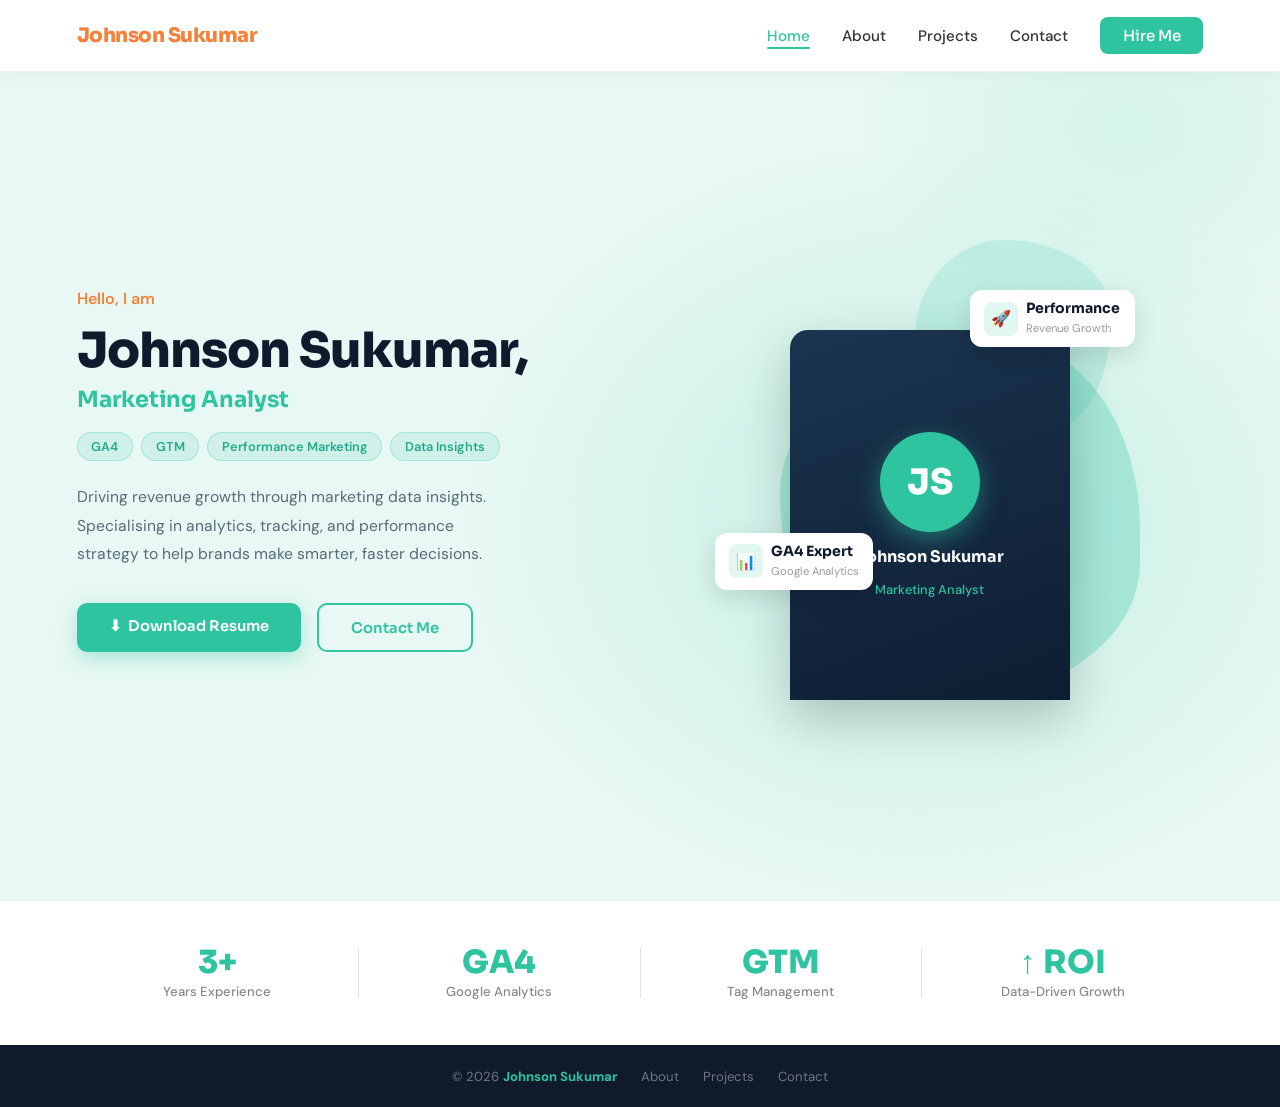
<file: index.html>
<!DOCTYPE html>
<html lang="en">
<head>
  <meta charset="UTF-8" />
  <meta name="viewport" content="width=device-width, initial-scale=1.0"/>
  <title>Johnson Sukumar – Marketing Analyst</title>
  <link href="https://fonts.googleapis.com/css2?family=Sora:wght@400;600;700;800&family=DM+Sans:wght@400;500&display=swap" rel="stylesheet"/>
  <link rel="stylesheet" href="style.css"/>
  <!-- Google Tag Manager -->
<script>(function(w,d,s,l,i){w[l]=w[l]||[];w[l].push({'gtm.start':
new Date().getTime(),event:'gtm.js'});var f=d.getElementsByTagName(s)[0],
j=d.createElement(s),dl=l!='dataLayer'?'&l='+l:'';j.async=true;j.src=
'https://www.googletagmanager.com/gtm.js?id='+i+dl;f.parentNode.insertBefore(j,f);
})(window,document,'script','dataLayer','GTM-5BQ867PH');</script>
<!-- End Google Tag Manager -->
</head>
<body>
  <!-- Google Tag Manager (noscript) -->
<noscript><iframe src="https://www.googletagmanager.com/ns.html?id=GTM-5BQ867PH"
height="0" width="0" style="display:none;visibility:hidden"></iframe></noscript>
<!-- End Google Tag Manager (noscript) -->

<!-- ═══════════════════════════════════════════════════════
     NAVBAR — Copy this exact block into EVERY HTML page.
     On each page, add class="active" to the matching link.
  ═══════════════════════════════════════════════════════ -->
<nav>
  <a href="index.html" class="logo">Johnson Sukumar</a>
  <ul class="nav-links">
    <li><a href="index.html"    class="active">Home</a></li>
    <li><a href="about.html">About</a></li>
    <li><a href="projects.html">Projects</a></li>
    <li><a href="contact.html">Contact</a></li>
    <li><a href="contact.html"  class="btn-hire">Hire Me</a></li>
  </ul>
</nav>

<!-- ── HERO ── -->
<section class="hero">

  <div class="hero-left">
    <span class="hero-tag">Hello, I am</span>
    <h1 class="hero-name">Johnson Sukumar,</h1>
    <p class="hero-role">Marketing Analyst</p>

    <div class="hero-tags">
      <span class="tag-pill">GA4</span>
      <span class="tag-pill">GTM</span>
      <span class="tag-pill">Performance Marketing</span>
      <span class="tag-pill">Data Insights</span>
    </div>

    <p class="hero-desc">
      Driving revenue growth through marketing data insights. Specialising in analytics, tracking, and performance strategy to help brands make smarter, faster decisions.
    </p>

    <div class="hero-btns">
      <a href="#" class="btn-primary">⬇&nbsp; Download Resume</a>
      <a href="contact.html" class="btn-outline">Contact Me</a>
    </div>
  </div>

  <div class="hero-right">
    <div class="photo-wrap">
      <div class="photo-blob1"></div>
      <div class="photo-blob2"></div>
      <!--
        TO ADD YOUR PHOTO replace the div below with:
        <img class="photo-img" src="your-photo.jpg" alt="Johnson Sukumar">
      -->
      <div class="avatar-card">
        <div class="avatar-circle">JS</div>
        <div class="avatar-name">Johnson Sukumar</div>
        <div class="avatar-role-text">Marketing Analyst</div>
      </div>
      <div class="badge left">
        <div class="badge-icon">📊</div>
        <div class="badge-text"><strong>GA4 Expert</strong><span>Google Analytics</span></div>
      </div>
      <div class="badge top">
        <div class="badge-icon">🚀</div>
        <div class="badge-text"><strong>Performance</strong><span>Revenue Growth</span></div>
      </div>
    </div>
  </div>

</section>

<!-- ── STATS ── -->
<div class="stats-row">
  <div class="stat-item"><div class="stat-num">3+</div><div class="stat-label">Years Experience</div></div>
  <div class="divider"></div>
  <div class="stat-item"><div class="stat-num">GA4</div><div class="stat-label">Google Analytics</div></div>
  <div class="divider"></div>
  <div class="stat-item"><div class="stat-num">GTM</div><div class="stat-label">Tag Management</div></div>
  <div class="divider"></div>
  <div class="stat-item"><div class="stat-num">↑ ROI</div><div class="stat-label">Data-Driven Growth</div></div>
</div>

<!-- ── FOOTER ── -->
<footer>
  <span>&copy; 2026 <strong>Johnson Sukumar</strong></span>
  <a href="about.html">About</a>
  <a href="projects.html">Projects</a>
  <a href="contact.html">Contact</a>
</footer>

</body>
</html>
</file>
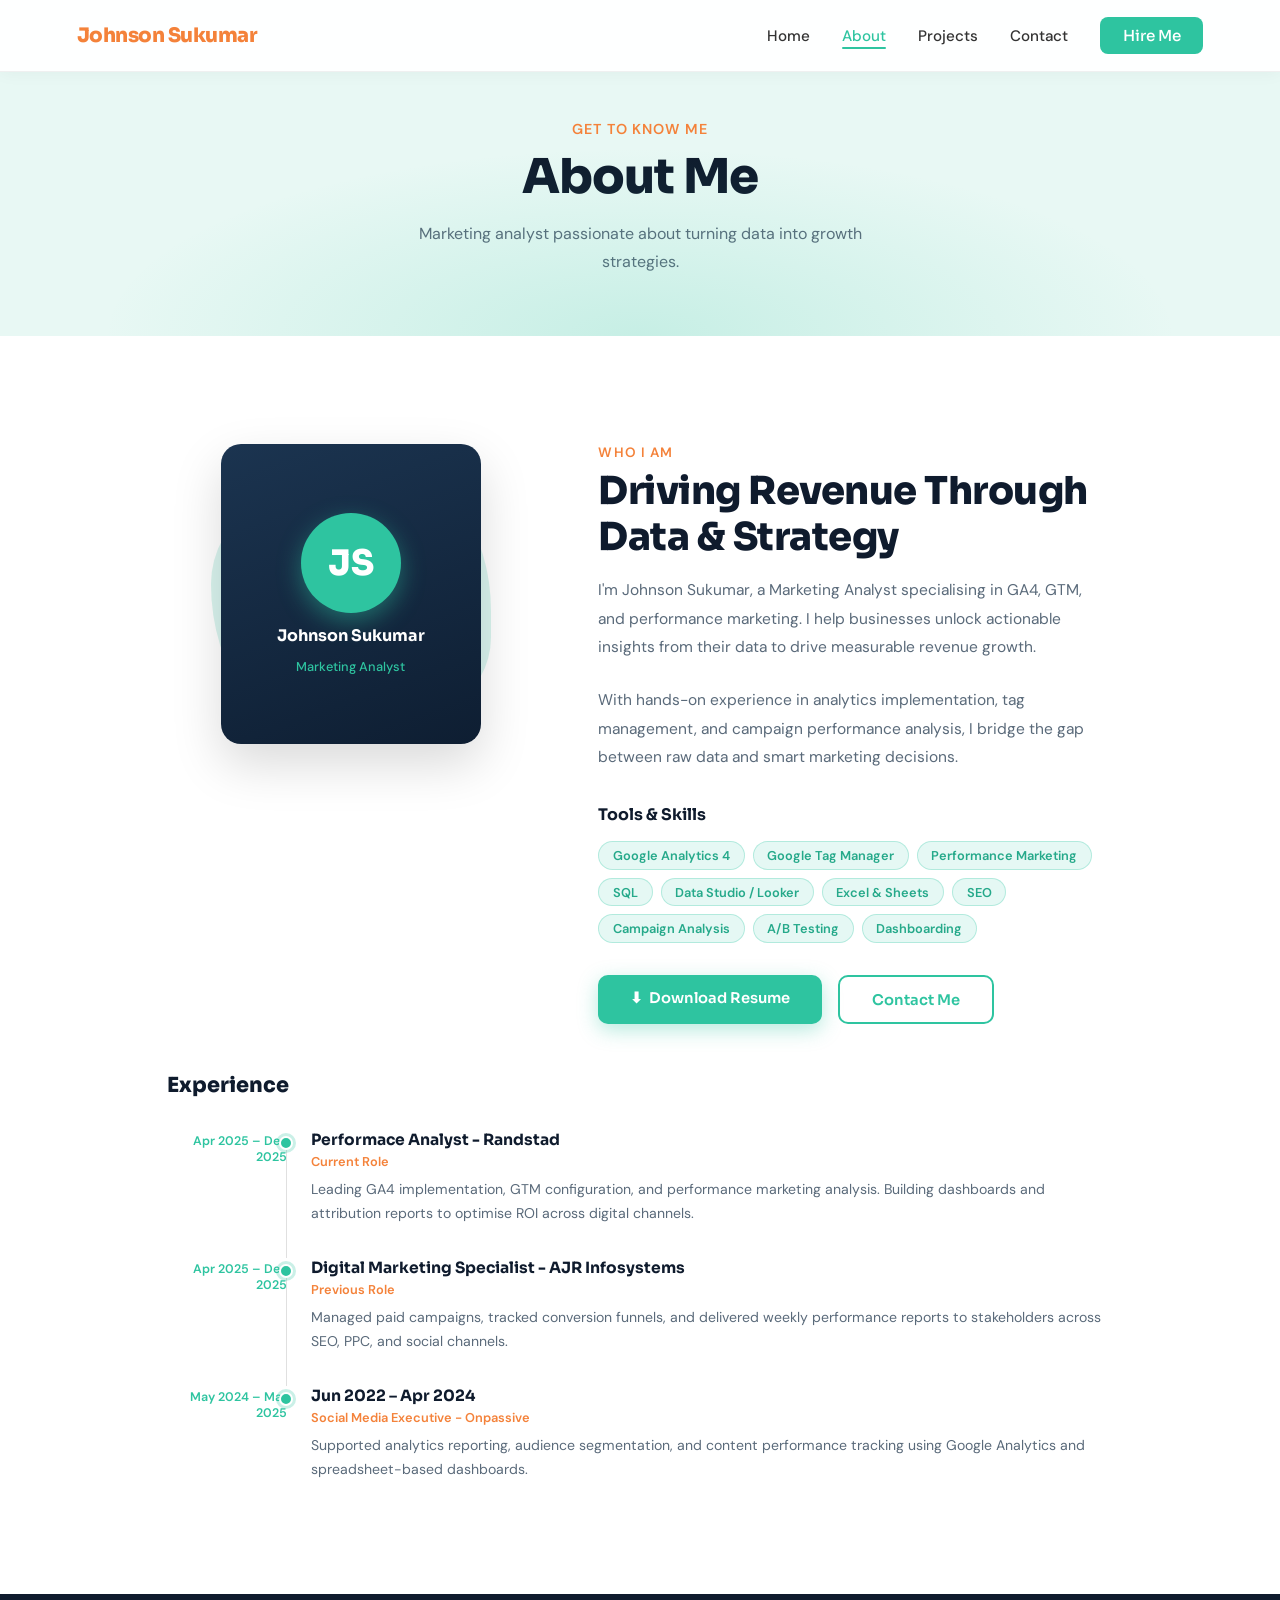
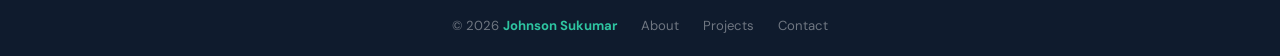
<file: about.html>
<!DOCTYPE html>
<html lang="en">
<head>
  <meta charset="UTF-8" />
  <meta name="viewport" content="width=device-width, initial-scale=1.0"/>
  <title>Johnson Sukumar – About</title>
  <link href="https://fonts.googleapis.com/css2?family=Sora:wght@400;600;700;800&family=DM+Sans:wght@400;500&display=swap" rel="stylesheet"/>
  <link rel="stylesheet" href="style.css"/>
  <style>
    /* ── ABOUT PAGE SPECIFIC STYLES ── */
    .about-section {
      padding: 60px 6% 80px;
      max-width: 1100px;
      margin: 0 auto;
    }

    .about-grid {
      display: grid;
      grid-template-columns: 1fr 1.4fr;
      gap: 4rem;
      align-items: start;
      margin-top: 3rem;
    }

    /* Left – avatar card */
    .about-avatar-wrap {
      position: relative;
      display: flex;
      justify-content: center;
    }

    .about-avatar {
      width: 260px; height: 300px;
      background: linear-gradient(160deg, #1b3450 0%, #0e1e32 100%);
      border-radius: 20px;
      display: flex; flex-direction: column;
      align-items: center; justify-content: center; gap: 12px;
      box-shadow: 0 20px 50px rgba(0,0,0,0.15);
      position: relative;
      z-index: 2;
    }

    .about-blob {
      position: absolute;
      width: 280px; height: 280px;
      background: rgba(46,196,160,0.18);
      border-radius: 60% 40% 55% 45% / 45% 55% 40% 60%;
      top: 20px; left: 50%; transform: translateX(-50%);
      animation: morph 8s ease-in-out infinite alternate;
      z-index: 1;
    }

    /* Right – bio content */
    .about-content { }

    .about-content .section-tag  { margin-bottom: 0.4rem; }
    .about-content .section-title { margin-bottom: 1rem; }

    .about-bio {
      color: var(--body);
      font-size: 0.97rem;
      line-height: 1.85;
      margin-bottom: 1.5rem;
    }

    /* Skills grid */
    .skills-title {
      font-family: 'Sora', sans-serif;
      font-weight: 700;
      font-size: 1rem;
      color: var(--dark);
      margin: 2rem 0 1rem;
    }

    .skills-grid {
      display: flex;
      flex-wrap: wrap;
      gap: 0.5rem;
      margin-bottom: 2rem;
    }

    /* Experience timeline */
    .timeline { margin-top: 3rem; }
    .timeline-title {
      font-family: 'Sora', sans-serif;
      font-weight: 700; font-size: 1rem;
      color: var(--dark); margin-bottom: 1.5rem;
    }

    .timeline-item {
      display: grid;
      grid-template-columns: 120px 1fr;
      gap: 1.5rem;
      padding-bottom: 2rem;
      position: relative;
    }

    .timeline-item:not(:last-child)::after {
      content: '';
      position: absolute;
      left: 119px; top: 8px; bottom: 0;
      width: 1px;
      background: #e0e0e0;
    }

    .timeline-date {
      font-size: 0.78rem;
      color: var(--teal);
      font-weight: 600;
      padding-top: 3px;
      text-align: right;
    }

    .timeline-dot {
      position: absolute;
      left: 112px; top: 6px;
      width: 14px; height: 14px;
      background: var(--teal);
      border-radius: 50%;
      border: 2px solid white;
      box-shadow: 0 0 0 3px rgba(46,196,160,0.25);
      z-index: 1;
    }

    .timeline-body h4 {
      font-family: 'Sora', sans-serif;
      font-weight: 700; font-size: 0.97rem;
      color: var(--dark); margin-bottom: 0.2rem;
    }

    .timeline-body span {
      font-size: 0.8rem; color: var(--orange);
      font-weight: 600; display: block; margin-bottom: 0.5rem;
    }

    .timeline-body p {
      font-size: 0.88rem; color: var(--body); line-height: 1.7;
    }

    @media (max-width: 860px) {
      .about-grid { grid-template-columns: 1fr; }
      .about-avatar-wrap { margin-bottom: 1rem; }
      .timeline-item { grid-template-columns: 90px 1fr; }
      .timeline-item::after { left: 89px; }
      .timeline-dot { left: 82px; }
    }
  </style>
  <!-- Google Tag Manager -->
<script>(function(w,d,s,l,i){w[l]=w[l]||[];w[l].push({'gtm.start':
new Date().getTime(),event:'gtm.js'});var f=d.getElementsByTagName(s)[0],
j=d.createElement(s),dl=l!='dataLayer'?'&l='+l:'';j.async=true;j.src=
'https://www.googletagmanager.com/gtm.js?id='+i+dl;f.parentNode.insertBefore(j,f);
})(window,document,'script','dataLayer','GTM-5BQ867PH');</script>
<!-- End Google Tag Manager -->
</head>
<body>
  <!-- Google Tag Manager (noscript) -->
<noscript><iframe src="https://www.googletagmanager.com/ns.html?id=GTM-5BQ867PH"
height="0" width="0" style="display:none;visibility:hidden"></iframe></noscript>
<!-- End Google Tag Manager (noscript) -->

<!-- NAVBAR -->
<nav>
  <a href="index.html" class="logo">Johnson Sukumar</a>
  <ul class="nav-links">
    <li><a href="index.html">Home</a></li>
    <li><a href="about.html" class="active">About</a></li>
    <li><a href="projects.html">Projects</a></li>
    <li><a href="contact.html">Contact</a></li>
    <li><a href="contact.html" class="btn-hire">Hire Me</a></li>
  </ul>
</nav>

<!-- PAGE HEADER -->
<div class="page-header">
  <span class="section-tag">Get to know me</span>
  <h1>About Me</h1>
  <p>Marketing analyst passionate about turning data into growth strategies.</p>
</div>

<!-- ABOUT SECTION -->
<section class="about-section">
  <div class="about-grid">

    <!-- LEFT -->
    <div class="about-avatar-wrap">
      <div class="about-blob"></div>
      <div class="about-avatar">
        <div class="avatar-circle">JS</div>
        <div class="avatar-name">Johnson Sukumar</div>
        <div class="avatar-role-text">Marketing Analyst</div>
      </div>
    </div>

    <!-- RIGHT -->
    <div class="about-content">
      <span class="section-tag">Who I am</span>
      <h2 class="section-title">Driving Revenue Through<br>Data & Strategy</h2>

      <p class="about-bio">
        I'm Johnson Sukumar, a Marketing Analyst specialising in GA4, GTM, and performance marketing. I help businesses unlock actionable insights from their data to drive measurable revenue growth.
      </p>
      <p class="about-bio">
        With hands-on experience in analytics implementation, tag management, and campaign performance analysis, I bridge the gap between raw data and smart marketing decisions.
      </p>

      <p class="skills-title">Tools & Skills</p>
      <div class="skills-grid">
        <span class="tag-pill">Google Analytics 4</span>
        <span class="tag-pill">Google Tag Manager</span>
        <span class="tag-pill">Performance Marketing</span>
        <span class="tag-pill">SQL</span>
        <span class="tag-pill">Data Studio / Looker</span>
        <span class="tag-pill">Excel & Sheets</span>
        <span class="tag-pill">SEO</span>
        <span class="tag-pill">Campaign Analysis</span>
        <span class="tag-pill">A/B Testing</span>
        <span class="tag-pill">Dashboarding</span>
      </div>

      <div style="display:flex; gap:1rem; flex-wrap:wrap;">
        <a href="#" class="btn-primary">⬇&nbsp; Download Resume</a>
        <a href="contact.html" class="btn-outline">Contact Me</a>
      </div>
    </div>
  </div>

  <!-- TIMELINE -->
  <div class="timeline">
    <p class="timeline-title" style="font-size:1.3rem; font-family:'Sora',sans-serif; font-weight:800; color:var(--dark); margin-bottom:2rem;">Experience</p>

    <div class="timeline-item">
      <div class="timeline-date">Apr 2025 – Dec 2025</div>
      <div class="timeline-dot"></div>
      <div class="timeline-body">
        <h4>Performace Analyst - Randstad</h4>
        <span>Current Role</span>
        <p>Leading GA4 implementation, GTM configuration, and performance marketing analysis. Building dashboards and attribution reports to optimise ROI across digital channels.</p>
      </div>
    </div>

    <div class="timeline-item">
      <div class="timeline-date">Apr 2025 – Dec 2025</div>
      <div class="timeline-dot"></div>
      <div class="timeline-body">
        <h4>Digital Marketing Specialist - AJR Infosystems</h4>
        <span>Previous Role</span>
        <p>Managed paid campaigns, tracked conversion funnels, and delivered weekly performance reports to stakeholders across SEO, PPC, and social channels.</p>
      </div>
    </div>

    <div class="timeline-item">
      <div class="timeline-date">May 2024 – Mar 2025</div>
      <div class="timeline-dot"></div>
      <div class="timeline-body">
        <h4>Jun 2022 – Apr 2024</h4>
        <span>Social Media Executive - Onpassive</span>
        <p>Supported analytics reporting, audience segmentation, and content performance tracking using Google Analytics and spreadsheet-based dashboards.</p>
      </div>
    </div>

  </div>
</section>

<!-- FOOTER -->
<footer>
  <span>&copy; 2026 <strong>Johnson Sukumar</strong></span>
  <a href="about.html">About</a>
  <a href="projects.html">Projects</a>
  <a href="contact.html">Contact</a>
</footer>

</body>
</html>
</file>
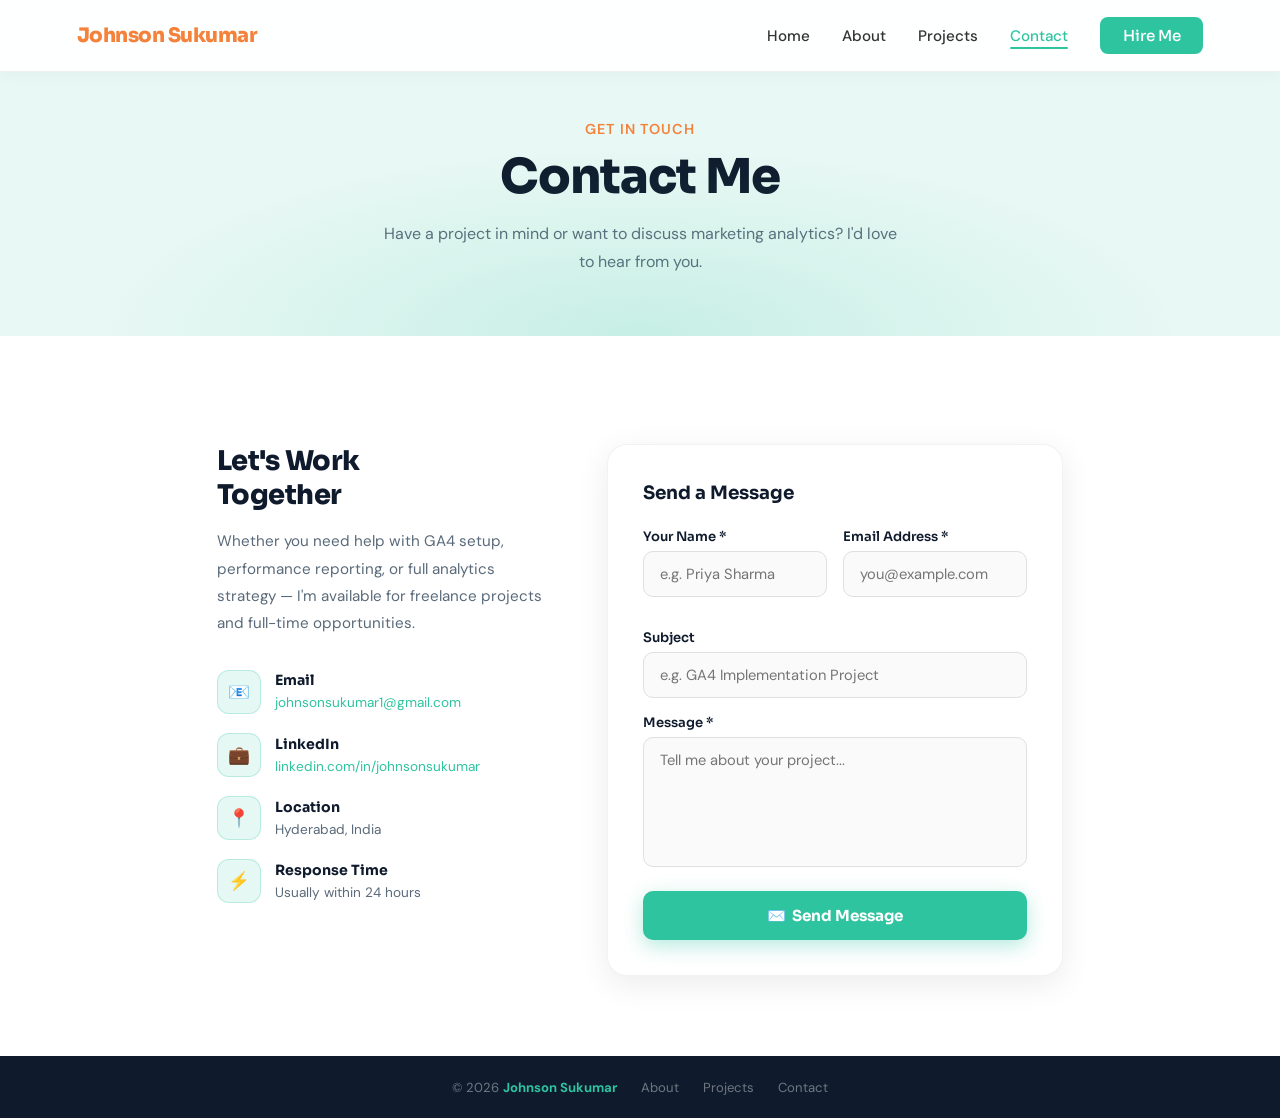
<file: contact.html>
<!DOCTYPE html>
<html lang="en">
<head>
  <meta charset="UTF-8" />
  <meta name="viewport" content="width=device-width, initial-scale=1.0"/>
  <title>Johnson Sukumar – Contact</title>
  <link href="https://fonts.googleapis.com/css2?family=Sora:wght@400;600;700;800&family=DM+Sans:wght@400;500&display=swap" rel="stylesheet"/>
  <link rel="stylesheet" href="style.css"/>
  <style>
    .contact-section {
      padding: 60px 6% 80px;
      max-width: 1000px;
      margin: 0 auto;
    }
    .contact-grid {
      display: grid;
      grid-template-columns: 1fr 1.4fr;
      gap: 4rem;
      align-items: start;
      margin-top: 3rem;
    }
    .contact-info h2 {
      font-family: 'Sora', sans-serif;
      font-weight: 800;
      font-size: 1.7rem;
      color: var(--dark);
      letter-spacing: -0.5px;
      margin-bottom: 1rem;
      line-height: 1.25;
    }
    .contact-info p {
      color: var(--body);
      font-size: 0.95rem;
      line-height: 1.8;
      margin-bottom: 2rem;
    }
    .contact-item {
      display: flex;
      align-items: center;
      gap: 14px;
      margin-bottom: 1.2rem;
    }
    .contact-icon {
      width: 44px; height: 44px;
      border-radius: 12px;
      background: rgba(46,196,160,0.12);
      border: 1px solid rgba(46,196,160,0.25);
      display: flex; align-items: center; justify-content: center;
      font-size: 1.1rem;
      flex-shrink: 0;
    }
    .contact-item-text strong {
      display: block;
      font-family: 'Sora', sans-serif;
      font-weight: 700;
      font-size: 0.88rem;
      color: var(--dark);
      margin-bottom: 2px;
    }
    .contact-item-text span { font-size: 0.85rem; color: var(--body); }
    .contact-item-text a    { font-size: 0.85rem; color: var(--teal); text-decoration: none; }
    .contact-item-text a:hover { text-decoration: underline; }

    .contact-form {
      background: var(--white);
      border-radius: 20px;
      padding: 2.2rem;
      box-shadow: 0 8px 32px rgba(0,0,0,0.08);
      border: 1px solid rgba(0,0,0,0.05);
    }
    .contact-form h3 {
      font-family: 'Sora', sans-serif;
      font-weight: 700;
      font-size: 1.15rem;
      color: var(--dark);
      margin-bottom: 1.5rem;
    }
    .form-row {
      display: grid;
      grid-template-columns: 1fr 1fr;
      gap: 1rem;
      margin-bottom: 1rem;
    }
    .form-group {
      display: flex;
      flex-direction: column;
      gap: 6px;
      margin-bottom: 1rem;
    }
    .form-group label {
      font-size: 0.82rem;
      font-weight: 600;
      color: var(--dark);
      font-family: 'Sora', sans-serif;
    }
    .form-group input,
    .form-group textarea {
      padding: 0.75rem 1rem;
      border: 1.5px solid #e0e0e0;
      border-radius: 10px;
      font-family: 'DM Sans', sans-serif;
      font-size: 0.92rem;
      color: var(--dark);
      background: #fafafa;
      outline: none;
      transition: border-color 0.2s, box-shadow 0.2s;
      resize: none;
      width: 100%;
    }
    .form-group input:focus,
    .form-group textarea:focus {
      border-color: var(--teal);
      box-shadow: 0 0 0 3px rgba(46,196,160,0.15);
      background: var(--white);
    }
    .form-group textarea { height: 130px; }

    .btn-submit {
      width: 100%;
      background: var(--teal);
      color: var(--white);
      font-family: 'Sora', sans-serif;
      font-weight: 700;
      font-size: 0.95rem;
      padding: 0.95rem;
      border: none;
      border-radius: 10px;
      cursor: pointer;
      box-shadow: 0 6px 20px rgba(46,196,160,0.35);
      transition: background 0.2s, transform 0.15s, box-shadow 0.2s;
      margin-top: 0.5rem;
    }
    .btn-submit:hover {
      background: var(--teal-dk);
      transform: translateY(-2px);
      box-shadow: 0 10px 28px rgba(46,196,160,0.42);
    }
    .btn-submit:disabled {
      opacity: 0.7;
      cursor: not-allowed;
      transform: none;
    }

    .form-state {
      display: none;
      text-align: center;
      padding: 2.5rem 1rem;
      border-radius: 14px;
    }
    .form-state.success {
      background: rgba(46,196,160,0.07);
      border: 1px solid rgba(46,196,160,0.28);
    }
    .form-state.error {
      background: rgba(220,60,60,0.06);
      border: 1px solid rgba(220,60,60,0.22);
    }
    .state-icon { font-size: 2.8rem; display: block; margin-bottom: 0.8rem; }
    .form-state h4 {
      font-family: 'Sora', sans-serif;
      font-weight: 700;
      font-size: 1.1rem;
      margin-bottom: 0.4rem;
    }
    .form-state.success h4 { color: var(--teal-dk); }
    .form-state.error   h4 { color: #c04040; }
    .form-state p { font-size: 0.88rem; color: var(--body); margin-bottom: 1rem; line-height: 1.6; }

    .btn-retry {
      background: transparent;
      border: 2px solid var(--teal);
      color: var(--teal);
      font-family: 'Sora', sans-serif;
      font-weight: 600;
      font-size: 0.85rem;
      padding: 0.5rem 1.4rem;
      border-radius: 8px;
      cursor: pointer;
      transition: background 0.2s, color 0.2s;
    }
    .btn-retry:hover { background: var(--teal); color: var(--white); }

    @media (max-width: 860px) {
      .contact-grid { grid-template-columns: 1fr; gap: 2.5rem; }
      .form-row { grid-template-columns: 1fr; }
    }
  </style>
  <!-- Google Tag Manager -->
<script>(function(w,d,s,l,i){w[l]=w[l]||[];w[l].push({'gtm.start':
new Date().getTime(),event:'gtm.js'});var f=d.getElementsByTagName(s)[0],
j=d.createElement(s),dl=l!='dataLayer'?'&l='+l:'';j.async=true;j.src=
'https://www.googletagmanager.com/gtm.js?id='+i+dl;f.parentNode.insertBefore(j,f);
})(window,document,'script','dataLayer','GTM-5BQ867PH');</script>
<!-- End Google Tag Manager -->
</head>
<body>
<!-- Google Tag Manager (noscript) -->
<noscript><iframe src="https://www.googletagmanager.com/ns.html?id=GTM-5BQ867PH"
height="0" width="0" style="display:none;visibility:hidden"></iframe></noscript>
<!-- End Google Tag Manager (noscript) -->
<!-- NAVBAR -->
<nav>
  <a href="index.html" class="logo">Johnson Sukumar</a>
  <ul class="nav-links">
    <li><a href="index.html">Home</a></li>
    <li><a href="about.html">About</a></li>
    <li><a href="projects.html">Projects</a></li>
    <li><a href="contact.html" class="active">Contact</a></li>
    <li><a href="contact.html" class="btn-hire">Hire Me</a></li>
  </ul>
</nav>

<!-- PAGE HEADER -->
<div class="page-header">
  <span class="section-tag">Get In Touch</span>
  <h1>Contact Me</h1>
  <p>Have a project in mind or want to discuss marketing analytics? I'd love to hear from you.</p>
</div>

<!-- CONTACT SECTION -->
<section class="contact-section">
  <div class="contact-grid">

    <!-- LEFT -->
    <div class="contact-info">
      <h2>Let's Work<br>Together</h2>
      <p>Whether you need help with GA4 setup, performance reporting, or full analytics strategy — I'm available for freelance projects and full-time opportunities.</p>

      <div class="contact-item">
        <div class="contact-icon">📧</div>
        <div class="contact-item-text">
          <strong>Email</strong>
          <a href="mailto:johnsonsukumar1@gmail.com">johnsonsukumar1@gmail.com</a>
        </div>
      </div>
      <div class="contact-item">
        <div class="contact-icon">💼</div>
        <div class="contact-item-text">
          <strong>LinkedIn</strong>
          <a href="https://linkedin.com/in/johnsonsukumar" target="_blank">linkedin.com/in/johnsonsukumar</a>
        </div>
      </div>
      <div class="contact-item">
        <div class="contact-icon">📍</div>
        <div class="contact-item-text">
          <strong>Location</strong>
          <span>Hyderabad, India</span>
        </div>
      </div>
      <div class="contact-item">
        <div class="contact-icon">⚡</div>
        <div class="contact-item-text">
          <strong>Response Time</strong>
          <span>Usually within 24 hours</span>
        </div>
      </div>
    </div>

    <!-- RIGHT: Form -->
    <div class="contact-form">
      <h3>Send a Message</h3>

      <!-- FORM -->
      <div id="formFields">
        <div class="form-row">
          <div class="form-group">
            <label for="fname">Your Name *</label>
            <input type="text" id="fname" placeholder="e.g. Priya Sharma" />
          </div>
          <div class="form-group">
            <label for="femail">Email Address *</label>
            <input type="email" id="femail" placeholder="you@example.com" />
          </div>
        </div>
        <div class="form-group">
          <label for="fsubject">Subject</label>
          <input type="text" id="fsubject" placeholder="e.g. GA4 Implementation Project" />
        </div>
        <div class="form-group">
          <label for="fmessage">Message *</label>
          <textarea id="fmessage" placeholder="Tell me about your project..."></textarea>
        </div>
        <button class="btn-submit" id="submitBtn" onclick="submitForm()">
          ✉️ &nbsp;Send Message
        </button>
      </div>

      <!-- SUCCESS -->
      <div class="form-state success" id="successState">
        <span class="state-icon">✅</span>
        <h4>Message Sent!</h4>
        <p>Thanks for reaching out.<br>I'll reply to you within 24 hours.</p>
      </div>

      <!-- ERROR -->
      <div class="form-state error" id="errorState">
        <span class="state-icon">⚠️</span>
        <h4>Something went wrong</h4>
        <p>Please try again or email me directly at<br>
          <a href="mailto:johnsonsukumar1@gmail.com" style="color:var(--teal);font-weight:600;">johnsonsukumar1@gmail.com</a>
        </p>
        <button class="btn-retry" onclick="resetForm()">Try Again</button>
      </div>

    </div>
  </div>
</section>

<!-- FOOTER -->
<footer>
  <span>&copy; 2026 <strong>Johnson Sukumar</strong></span>
  <a href="about.html">About</a>
  <a href="projects.html">Projects</a>
  <a href="contact.html">Contact</a>
</footer>

<script>
  // ── REPLACE THIS WITH YOUR FORMSPREE URL ──────────────────────
  const FORMSPREE_URL = "https://formspree.io/f/mnjlaqvl";
  // e.g. "https://formspree.io/f/xyzabcde"
  // ──────────────────────────────────────────────────────────────

  async function submitForm() {
    const name    = document.getElementById('fname').value.trim();
    const email   = document.getElementById('femail').value.trim();
    const subject = document.getElementById('fsubject').value.trim();
    const message = document.getElementById('fmessage').value.trim();

    if (!name)                      { alert('Please enter your name.');          return; }
    if (!email || !email.includes('@')) { alert('Please enter a valid email.'); return; }
    if (!message)                   { alert('Please enter a message.');          return; }

    const btn = document.getElementById('submitBtn');
    btn.disabled = true;
    btn.innerHTML = '⏳ &nbsp;Sending...';

    try {
      const res = await fetch(FORMSPREE_URL, {
        method:  'POST',
        headers: {
          'Content-Type': 'application/json',
          'Accept':        'application/json'
        },
        body: JSON.stringify({ name, email, subject, message })
      });

      // ✅ KEY FIX: Formspree returns 200 on success — check status code directly
      if (res.status === 200 || res.ok) {
        showSuccess();
      } else {
        // Try to read the error message from Formspree
        const data = await res.json().catch(() => ({}));
        console.error('Formspree error:', data);
        showError();
      }

    } catch (err) {
      // Network error
      console.error('Network error:', err);
      showError();
    }
  }

  function showSuccess() {
    document.getElementById('formFields').style.display   = 'none';
    document.getElementById('successState').style.display = 'block';
    document.getElementById('errorState').style.display   = 'none';
  }

  function showError() {
    document.getElementById('formFields').style.display   = 'none';
    document.getElementById('errorState').style.display   = 'block';
    document.getElementById('successState').style.display = 'none';
  }

  function resetForm() {
    document.getElementById('formFields').style.display   = 'block';
    document.getElementById('errorState').style.display   = 'none';
    document.getElementById('successState').style.display = 'none';
    const btn = document.getElementById('submitBtn');
    btn.disabled = false;
    btn.innerHTML = '✉️ &nbsp;Send Message';
  }
</script>

</body>
</html>
</file>
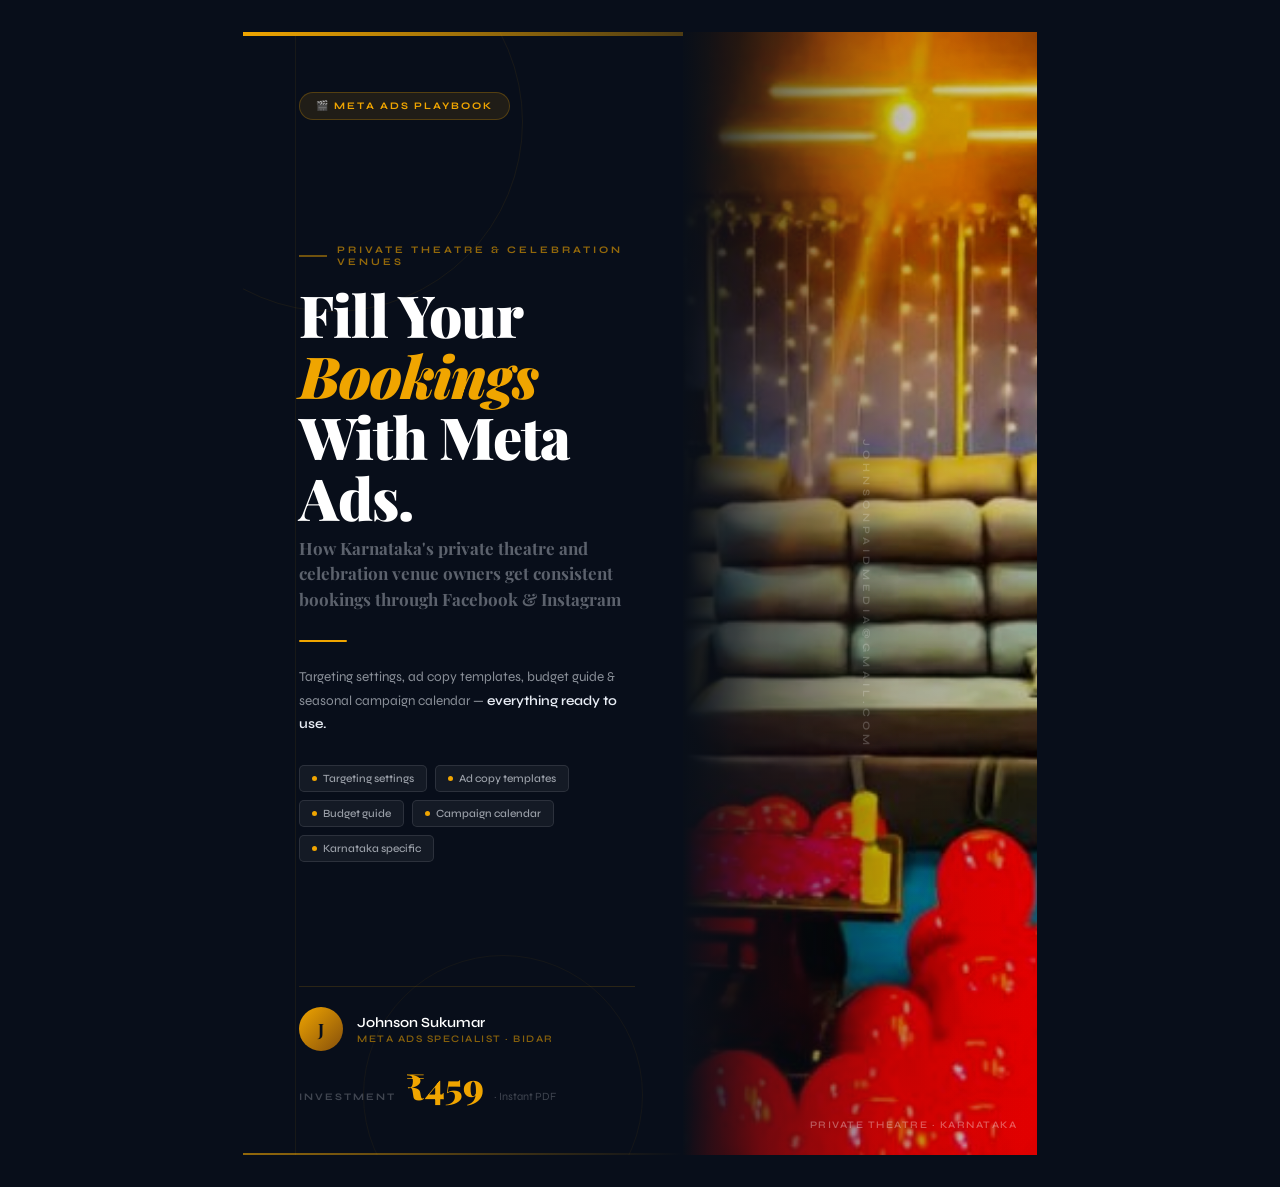
<file: meta-ads-for-private-celebration.html>
<!DOCTYPE html>
<html lang="en">
<head>
<meta charset="UTF-8">
<title>Playbook Cover – Johnson Sukumar</title>
<link href="https://fonts.googleapis.com/css2?family=Playfair+Display:ital,wght@0,700;0,900;1,700&family=Syne:wght@400;500;600;700&display=swap" rel="stylesheet">
<style>
  * { margin:0; padding:0; box-sizing:border-box; }
  body { background:#080e1a; display:flex; align-items:center; justify-content:center; min-height:100vh; padding:32px; }

  .cover {
    width:794px; height:1123px;
    background:#080e1a;
    position:relative; overflow:hidden;
    font-family:'Syne',sans-serif;
    color:#e8edf5;
    flex-shrink:0;
    display:flex;
  }

  /* ── LEFT PANEL ── */
  .left {
    width:440px; flex-shrink:0;
    padding:60px 48px 52px 56px;
    display:flex; flex-direction:column;
    justify-content:space-between;
    position:relative; z-index:2;
  }

  /* ── RIGHT PANEL — IMAGE ── */
  .right {
    flex:1;
    position:relative;
    overflow:hidden;
  }

  .right-img {
    width:100%; height:100%;
    object-fit:cover;
    object-position:center;
    display:block;
    filter:brightness(0.82) saturate(1.1);
  }

  /* Dark overlay on image — left fade so it blends into left panel */
  .right-overlay {
    position:absolute; inset:0;
    background:linear-gradient(
      to right,
      #080e1a 0%,
      rgba(8,14,26,0.55) 22%,
      rgba(8,14,26,0.1) 60%,
      rgba(8,14,26,0) 100%
    );
  }

  /* Gold tint overlay on image */
  .right-tint {
    position:absolute; inset:0;
    background:rgba(240,165,0,0.06);
    mix-blend-mode:overlay;
  }

  /* Image label bottom right */
  .img-caption {
    position:absolute; bottom:24px; right:20px;
    font-size:10px; font-weight:600; letter-spacing:1.5px;
    text-transform:uppercase; color:rgba(255,255,255,0.35);
  }

  /* ── BACKGROUND GEOMETRY on left ── */
  .bg-circle-1 {
    position:absolute; top:-100px; left:-100px;
    width:380px; height:380px; border-radius:50%;
    border:1px solid rgba(240,165,0,0.07);
    pointer-events:none; z-index:1;
  }
  .bg-circle-2 {
    position:absolute; bottom:-80px; left:120px;
    width:280px; height:280px; border-radius:50%;
    border:1px solid rgba(240,165,0,0.05);
    pointer-events:none; z-index:1;
  }
  .bg-vline {
    position:absolute; top:0; bottom:0; left:52px;
    width:0.5px; background:rgba(240,165,0,0.07);
    z-index:1;
  }

  /* ── ACCENT BARS ── */
  .top-bar {
    position:absolute; top:0; left:0; width:440px;
    height:4px; z-index:10;
    background:linear-gradient(90deg, #f0a500 0%, rgba(240,165,0,0.3) 100%);
  }
  .bottom-bar {
    position:absolute; bottom:0; left:0; width:440px;
    height:2px; z-index:10;
    background:linear-gradient(90deg, rgba(240,165,0,0.6) 0%, transparent 100%);
  }

  /* ── TYPE ── */
  .top-badge {
    display:inline-flex; align-items:center; gap:8px;
    background:rgba(240,165,0,0.1);
    border:0.5px solid rgba(240,165,0,0.25);
    border-radius:20px; padding:7px 16px;
    font-size:10px; font-weight:700;
    letter-spacing:2px; text-transform:uppercase;
    color:#f0a500;
  }

  .kicker {
    font-size:10px; font-weight:700; letter-spacing:3px;
    text-transform:uppercase; color:rgba(240,165,0,0.6);
    margin-bottom:16px;
    display:flex; align-items:center; gap:10px;
  }
  .kicker::before {
    content:'';
    display:block; width:28px; height:1.5px;
    background:rgba(240,165,0,0.45); flex-shrink:0;
  }

  .main-title {
    font-family:'Playfair Display',serif;
    font-size:58px; font-weight:900;
    line-height:1.05; color:#fff;
    margin-bottom:8px; letter-spacing:-1px;
  }
  .main-title .gold { color:#f0a500; }
  .main-title .italic { font-style:italic; }

  .sub-title {
    font-family:'Playfair Display',serif;
    font-size:17px; font-weight:700;
    color:rgba(232,237,245,0.38);
    line-height:1.5; margin-bottom:28px;
    max-width:340px;
  }

  .title-divider {
    width:48px; height:2px;
    background:#f0a500; border-radius:2px;
    margin-bottom:24px;
  }

  .promise {
    font-size:13.5px; color:rgba(232,237,245,0.58);
    line-height:1.75; max-width:340px; font-weight:400;
  }
  .promise strong { color:#e8edf5; font-weight:600; }

  /* ── PILLS ── */
  .pill-row {
    display:flex; flex-wrap:wrap; gap:8px;
    margin-top:28px;
  }
  .pill {
    display:inline-flex; align-items:center; gap:6px;
    background:rgba(255,255,255,0.05);
    border:0.5px solid rgba(255,255,255,0.1);
    border-radius:5px; padding:6px 12px;
    font-size:11px; font-weight:500;
    color:rgba(232,237,245,0.65);
  }
  .pill .dot {
    width:5px; height:5px; border-radius:50%;
    background:#f0a500; flex-shrink:0;
  }

  /* ── BOTTOM ── */
  .bottom-row {
    display:flex; flex-direction:column; gap:16px;
    padding-top:20px;
    border-top:0.5px solid rgba(240,165,0,0.15);
  }

  .author-block {
    display:flex; align-items:center; gap:14px;
  }
  .author-avatar {
    width:44px; height:44px; border-radius:50%;
    background:linear-gradient(135deg, #f0a500 0%, #854f0b 100%);
    display:flex; align-items:center; justify-content:center;
    font-family:'Playfair Display',serif;
    font-size:17px; font-weight:700; color:#080e1a;
    flex-shrink:0;
  }
  .author-name { font-size:14px; font-weight:600; color:#fff; margin-bottom:2px; }
  .author-role {
    font-size:10px; font-weight:600;
    letter-spacing:1.5px; text-transform:uppercase;
    color:rgba(240,165,0,0.55);
  }

  .price-row {
    display:flex; align-items:baseline; gap:10px;
  }
  .price-label {
    font-size:10px; font-weight:700; letter-spacing:2px;
    text-transform:uppercase; color:rgba(232,237,245,0.25);
  }
  .price-amount {
    font-family:'Playfair Display',serif;
    font-size:36px; font-weight:900;
    color:#f0a500; line-height:1;
  }
  .price-sub {
    font-size:11px; color:rgba(232,237,245,0.25);
  }

  /* ── VERTICAL LABEL ON RIGHT ── */
  .vert-label {
    position:absolute; right:16px; top:50%;
    transform:translateY(-50%) rotate(90deg);
    transform-origin:center;
    font-size:10px; font-weight:700;
    letter-spacing:4px; text-transform:uppercase;
    color:rgba(255,255,255,0.2);
    white-space:nowrap; z-index:10;
  }
</style>
</head>
<body>
<div class="cover">

  <!-- BG geometry -->
  <div class="bg-circle-1"></div>
  <div class="bg-circle-2"></div>
  <div class="bg-vline"></div>
  <div class="top-bar"></div>
  <div class="bottom-bar"></div>

  <!-- LEFT PANEL -->
  <div class="left">

    <!-- Top -->
    <div>
      <div class="top-badge">🎬 Meta Ads Playbook</div>
    </div>

    <!-- Title -->
    <div>
      <div class="kicker">Private Theatre &amp; Celebration Venues</div>
      <h1 class="main-title">
        Fill Your<br>
        <span class="gold italic">Bookings</span><br>
        With Meta<br>Ads.
      </h1>
      <div class="sub-title">
        How Karnataka's private theatre and celebration venue owners get consistent bookings through Facebook &amp; Instagram
      </div>
      <div class="title-divider"></div>
      <p class="promise">
        Targeting settings, ad copy templates, budget guide &amp; seasonal campaign calendar —
        <strong>everything ready to use.</strong>
      </p>
      <div class="pill-row">
        <div class="pill"><span class="dot"></span>Targeting settings</div>
        <div class="pill"><span class="dot"></span>Ad copy templates</div>
        <div class="pill"><span class="dot"></span>Budget guide</div>
        <div class="pill"><span class="dot"></span>Campaign calendar</div>
        <div class="pill"><span class="dot"></span>Karnataka specific</div>
      </div>
    </div>

    <!-- Bottom -->
    <div class="bottom-row">
      <div class="author-block">
        <div class="author-avatar">J</div>
        <div>
          <div class="author-name">Johnson Sukumar</div>
          <div class="author-role">Meta Ads Specialist · Bidar</div>
        </div>
      </div>
      <div class="price-row">
        <div class="price-label">Investment</div>
        <div class="price-amount">₹459</div>
        <div class="price-sub">· Instant PDF</div>
      </div>
    </div>

  </div>

  <!-- RIGHT PANEL — IMAGE -->
  <div class="right">
    <img
      class="right-img"
      src="[data-uri]"
      alt="Private theatre celebration setup with decorations and lighting"
      
    />
    <div class="right-overlay"></div>
    <div class="right-tint"></div>
    <div class="img-caption">Private Theatre · Karnataka</div>
    <div class="vert-label">johnsonpaidmedia@gmail.com</div>
  </div>

</div>
</body>
</html>
</file>
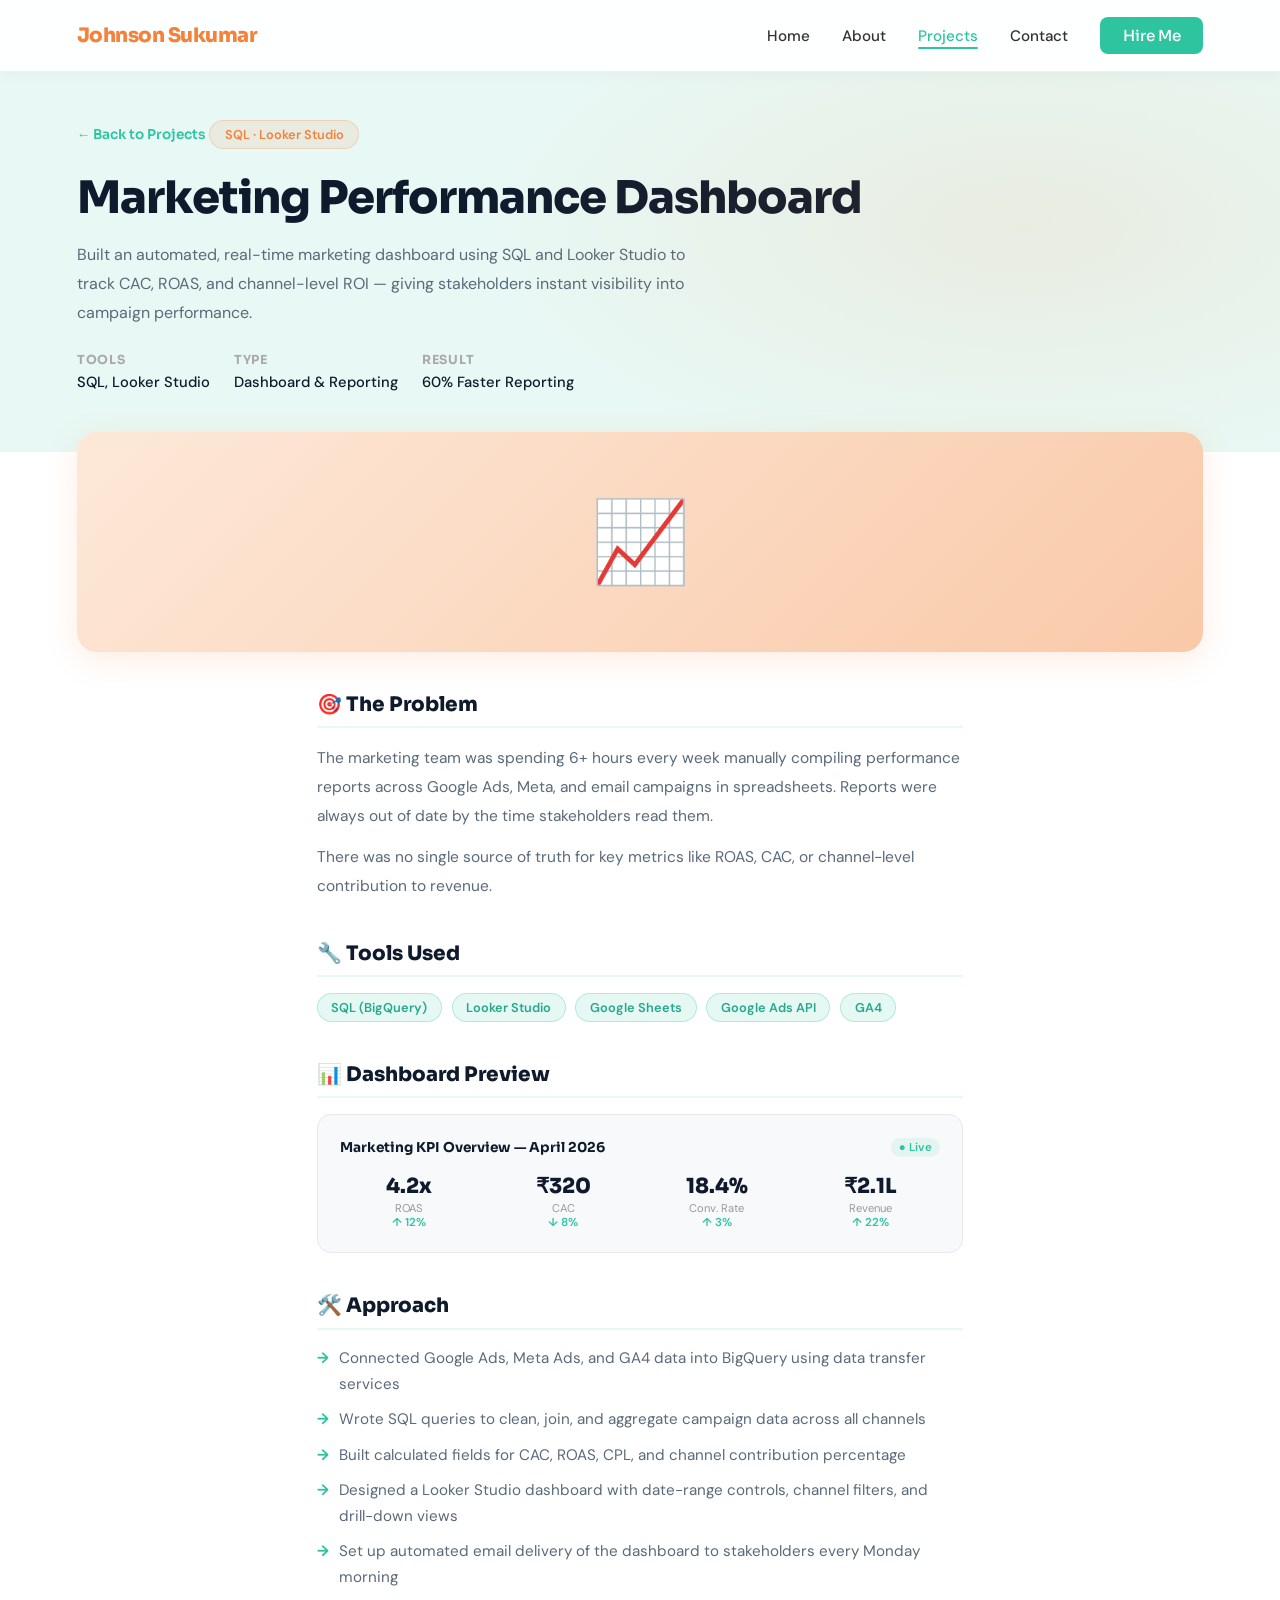
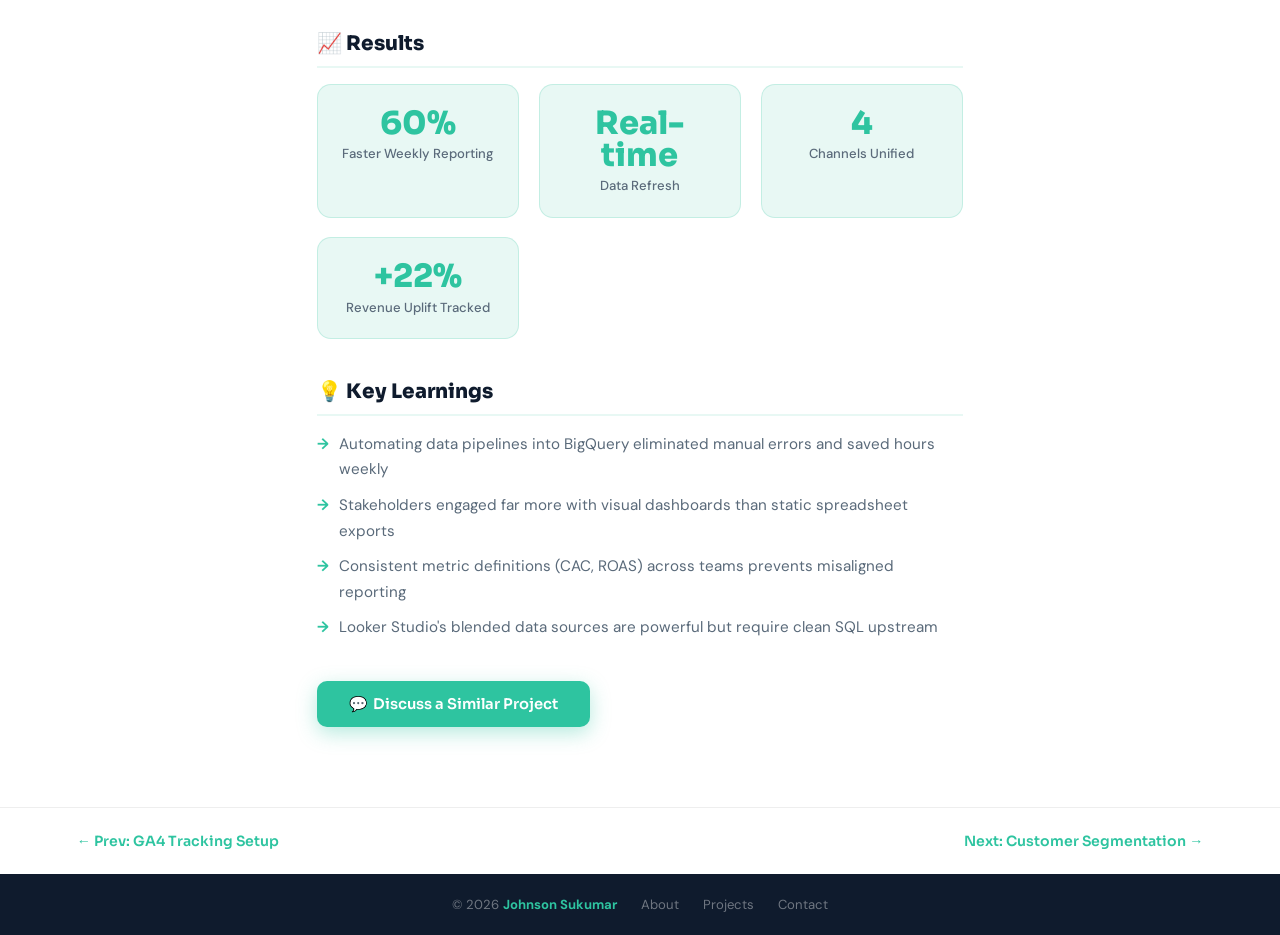
<file: project-dashboard.html>
<!DOCTYPE html>
<html lang="en">
<head>
  <meta charset="UTF-8" />
  <meta name="viewport" content="width=device-width, initial-scale=1.0"/>
  <title>Marketing Performance Dashboard – Johnson Sukumar</title>
  <link href="https://fonts.googleapis.com/css2?family=Sora:wght@400;600;700;800&family=DM+Sans:wght@400;500&display=swap" rel="stylesheet"/>
  <link rel="stylesheet" href="style.css"/>
  <style>
    .project-hero {
      padding: 120px 6% 60px;
      background: var(--bg);
      position: relative;
      overflow: hidden;
    }
    .project-hero::before {
      content: '';
      position: absolute; inset: 0;
      background: radial-gradient(ellipse 60% 80% at 80% 50%, rgba(244,130,58,0.10) 0%, transparent 70%);
      pointer-events: none;
    }
    .back-link {
      display: inline-flex;
      align-items: center;
      gap: 6px;
      font-family: 'Sora', sans-serif;
      font-weight: 600;
      font-size: 0.85rem;
      color: var(--teal);
      text-decoration: none;
      margin-bottom: 1.8rem;
      transition: gap 0.2s;
    }
    .back-link:hover { gap: 10px; }
    .project-hero-inner { max-width: 800px; }
    .project-category {
      display: inline-block;
      background: rgba(244,130,58,0.10);
      color: var(--orange);
      font-size: 0.8rem;
      font-weight: 600;
      padding: 0.3rem 0.9rem;
      border-radius: 999px;
      border: 1px solid rgba(244,130,58,0.25);
      margin-bottom: 1rem;
    }
    .project-hero h1 {
      font-family: 'Sora', sans-serif;
      font-weight: 800;
      font-size: clamp(1.8rem, 4vw, 2.8rem);
      color: var(--dark);
      letter-spacing: -1px;
      line-height: 1.2;
      margin-bottom: 1rem;
    }
    .project-hero p {
      font-size: 1rem;
      color: var(--body);
      line-height: 1.8;
      max-width: 620px;
      margin-bottom: 1.5rem;
    }
    .meta-row { display: flex; flex-wrap: wrap; gap: 1.5rem; }
    .meta-item strong {
      display: block;
      font-family: 'Sora', sans-serif;
      font-weight: 700;
      font-size: 0.78rem;
      color: #aaa;
      text-transform: uppercase;
      letter-spacing: 0.06em;
      margin-bottom: 3px;
    }
    .meta-item span { font-size: 0.92rem; color: var(--dark); font-weight: 500; }

    .project-banner-img {
      background: linear-gradient(135deg, #fde8d8 0%, #f9c9a8 100%);
      height: 220px;
      display: flex;
      align-items: center;
      justify-content: center;
      font-size: 5rem;
      margin: 0 6%;
      border-radius: 20px;
      position: relative;
      top: -20px;
      box-shadow: 0 8px 32px rgba(244,130,58,0.15);
    }

    /* mock dashboard inside banner */
    .dashboard-mock {
      display: flex;
      gap: 10px;
      align-items: flex-end;
      padding: 0 20px;
    }
    .bar {
      width: 30px;
      background: rgba(46,196,160,0.7);
      border-radius: 4px 4px 0 0;
    }
    .bar.orange { background: rgba(244,130,58,0.7); }

    .project-content {
      max-width: 800px;
      margin: 0 auto;
      padding: 20px 6% 80px;
    }
    .content-block { margin-bottom: 2.5rem; }
    .content-block h2 {
      font-family: 'Sora', sans-serif;
      font-weight: 800;
      font-size: 1.25rem;
      color: var(--dark);
      margin-bottom: 1rem;
      padding-bottom: 0.6rem;
      border-bottom: 2px solid var(--bg);
    }
    .content-block p { font-size: 0.97rem; color: var(--body); line-height: 1.85; margin-bottom: 0.8rem; }
    .content-block ul { list-style: none; padding: 0; display: flex; flex-direction: column; gap: 0.6rem; }
    .content-block ul li { font-size: 0.95rem; color: var(--body); line-height: 1.7; padding-left: 1.4rem; position: relative; }
    .content-block ul li::before { content: '→'; position: absolute; left: 0; color: var(--teal); font-weight: 700; }

    .results-grid {
      display: grid;
      grid-template-columns: repeat(auto-fit, minmax(180px, 1fr));
      gap: 1.2rem;
      margin-top: 1rem;
    }
    .result-card {
      background: var(--bg);
      border-radius: 14px;
      padding: 1.4rem;
      text-align: center;
      border: 1px solid rgba(46,196,160,0.2);
    }
    .result-card .result-num { font-family: 'Sora', sans-serif; font-weight: 800; font-size: 2rem; color: var(--teal); line-height: 1; margin-bottom: 0.4rem; }
    .result-card .result-label { font-size: 0.82rem; color: var(--body); font-weight: 500; }

    .tools-row { display: flex; flex-wrap: wrap; gap: 0.6rem; margin-top: 0.5rem; }

    /* dashboard widget preview */
    .widget-preview {
      background: #f8f9fa;
      border: 1px solid #e8e8e8;
      border-radius: 14px;
      padding: 1.4rem;
      margin-top: 1rem;
    }
    .widget-header {
      display: flex;
      justify-content: space-between;
      align-items: center;
      margin-bottom: 1rem;
    }
    .widget-title { font-family: 'Sora', sans-serif; font-weight: 700; font-size: 0.85rem; color: var(--dark); }
    .widget-badge { font-size: 0.72rem; color: var(--teal); font-weight: 600; background: rgba(46,196,160,0.1); padding: 2px 8px; border-radius: 999px; }
    .kpi-row { display: grid; grid-template-columns: repeat(4, 1fr); gap: 1rem; }
    .kpi-box { text-align: center; }
    .kpi-num { font-family: 'Sora', sans-serif; font-weight: 800; font-size: 1.3rem; color: var(--dark); }
    .kpi-label { font-size: 0.7rem; color: #999; margin-top: 2px; }
    .kpi-change { font-size: 0.72rem; color: var(--teal); font-weight: 600; }

    .project-nav {
      display: flex;
      justify-content: space-between;
      padding: 1.5rem 6%;
      border-top: 1px solid #eee;
      background: var(--white);
      gap: 1rem;
      flex-wrap: wrap;
    }
    .project-nav a { font-family: 'Sora', sans-serif; font-weight: 600; font-size: 0.88rem; color: var(--teal); text-decoration: none; }
    .project-nav a:hover { color: var(--teal-dk); }
  </style>
  <!-- Google Tag Manager -->
<script>(function(w,d,s,l,i){w[l]=w[l]||[];w[l].push({'gtm.start':
new Date().getTime(),event:'gtm.js'});var f=d.getElementsByTagName(s)[0],
j=d.createElement(s),dl=l!='dataLayer'?'&l='+l:'';j.async=true;j.src=
'https://www.googletagmanager.com/gtm.js?id='+i+dl;f.parentNode.insertBefore(j,f);
})(window,document,'script','dataLayer','GTM-5BQ867PH');</script>
<!-- End Google Tag Manager -->
</head>
<body>
<!-- Google Tag Manager (noscript) -->
<noscript><iframe src="https://www.googletagmanager.com/ns.html?id=GTM-5BQ867PH"
height="0" width="0" style="display:none;visibility:hidden"></iframe></noscript>
<!-- End Google Tag Manager (noscript) -->
<!-- NAVBAR -->
<nav>
  <a href="index.html" class="logo">Johnson Sukumar</a>
  <ul class="nav-links">
    <li><a href="index.html">Home</a></li>
    <li><a href="about.html">About</a></li>
    <li><a href="projects.html" class="active">Projects</a></li>
    <li><a href="contact.html">Contact</a></li>
    <li><a href="contact.html" class="btn-hire">Hire Me</a></li>
  </ul>
</nav>

<!-- PROJECT HERO -->
<div class="project-hero">
  <div class="project-hero-inner">
    <a href="projects.html" class="back-link">← Back to Projects</a>
    <span class="project-category">SQL · Looker Studio</span>
    <h1>Marketing Performance Dashboard</h1>
    <p>Built an automated, real-time marketing dashboard using SQL and Looker Studio to track CAC, ROAS, and channel-level ROI — giving stakeholders instant visibility into campaign performance.</p>
    <div class="meta-row">
      <div class="meta-item"><strong>Tools</strong><span>SQL, Looker Studio</span></div>
      <div class="meta-item"><strong>Type</strong><span>Dashboard & Reporting</span></div>
      <div class="meta-item"><strong>Result</strong><span>60% Faster Reporting</span></div>
    </div>
  </div>
</div>

<!-- BANNER -->
<div class="project-banner-img">📈</div>

<!-- CONTENT -->
<div class="project-content">

  <div class="content-block">
    <h2>🎯 The Problem</h2>
    <p>The marketing team was spending 6+ hours every week manually compiling performance reports across Google Ads, Meta, and email campaigns in spreadsheets. Reports were always out of date by the time stakeholders read them.</p>
    <p>There was no single source of truth for key metrics like ROAS, CAC, or channel-level contribution to revenue.</p>
  </div>

  <div class="content-block">
    <h2>🔧 Tools Used</h2>
    <div class="tools-row">
      <span class="tag-pill">SQL (BigQuery)</span>
      <span class="tag-pill">Looker Studio</span>
      <span class="tag-pill">Google Sheets</span>
      <span class="tag-pill">Google Ads API</span>
      <span class="tag-pill">GA4</span>
    </div>
  </div>

  <!-- Dashboard preview widget -->
  <div class="content-block">
    <h2>📊 Dashboard Preview</h2>
    <div class="widget-preview">
      <div class="widget-header">
        <span class="widget-title">Marketing KPI Overview — April 2026</span>
        <span class="widget-badge">● Live</span>
      </div>
      <div class="kpi-row">
        <div class="kpi-box">
          <div class="kpi-num">4.2x</div>
          <div class="kpi-label">ROAS</div>
          <div class="kpi-change">↑ 12%</div>
        </div>
        <div class="kpi-box">
          <div class="kpi-num">₹320</div>
          <div class="kpi-label">CAC</div>
          <div class="kpi-change">↓ 8%</div>
        </div>
        <div class="kpi-box">
          <div class="kpi-num">18.4%</div>
          <div class="kpi-label">Conv. Rate</div>
          <div class="kpi-change">↑ 3%</div>
        </div>
        <div class="kpi-box">
          <div class="kpi-num">₹2.1L</div>
          <div class="kpi-label">Revenue</div>
          <div class="kpi-change">↑ 22%</div>
        </div>
      </div>
    </div>
  </div>

  <div class="content-block">
    <h2>🛠️ Approach</h2>
    <ul>
      <li>Connected Google Ads, Meta Ads, and GA4 data into BigQuery using data transfer services</li>
      <li>Wrote SQL queries to clean, join, and aggregate campaign data across all channels</li>
      <li>Built calculated fields for CAC, ROAS, CPL, and channel contribution percentage</li>
      <li>Designed a Looker Studio dashboard with date-range controls, channel filters, and drill-down views</li>
      <li>Set up automated email delivery of the dashboard to stakeholders every Monday morning</li>
    </ul>
  </div>

  <div class="content-block">
    <h2>📈 Results</h2>
    <div class="results-grid">
      <div class="result-card">
        <div class="result-num">60%</div>
        <div class="result-label">Faster Weekly Reporting</div>
      </div>
      <div class="result-card">
        <div class="result-num">Real-time</div>
        <div class="result-label">Data Refresh</div>
      </div>
      <div class="result-card">
        <div class="result-num">4</div>
        <div class="result-label">Channels Unified</div>
      </div>
      <div class="result-card">
        <div class="result-num">+22%</div>
        <div class="result-label">Revenue Uplift Tracked</div>
      </div>
    </div>
  </div>

  <div class="content-block">
    <h2>💡 Key Learnings</h2>
    <ul>
      <li>Automating data pipelines into BigQuery eliminated manual errors and saved hours weekly</li>
      <li>Stakeholders engaged far more with visual dashboards than static spreadsheet exports</li>
      <li>Consistent metric definitions (CAC, ROAS) across teams prevents misaligned reporting</li>
      <li>Looker Studio's blended data sources are powerful but require clean SQL upstream</li>
    </ul>
  </div>

  <a href="contact.html" class="btn-primary">💬 &nbsp;Discuss a Similar Project</a>

</div>

<!-- PROJECT NAV -->
<div class="project-nav">
  <a href="project-ga4.html">← Prev: GA4 Tracking Setup</a>
  <a href="project-sql.html">Next: Customer Segmentation →</a>
</div>

<!-- FOOTER -->
<footer>
  <span>&copy; 2026 <strong>Johnson Sukumar</strong></span>
  <a href="about.html">About</a>
  <a href="projects.html">Projects</a>
  <a href="contact.html">Contact</a>
</footer>

</body>
</html>
</file>
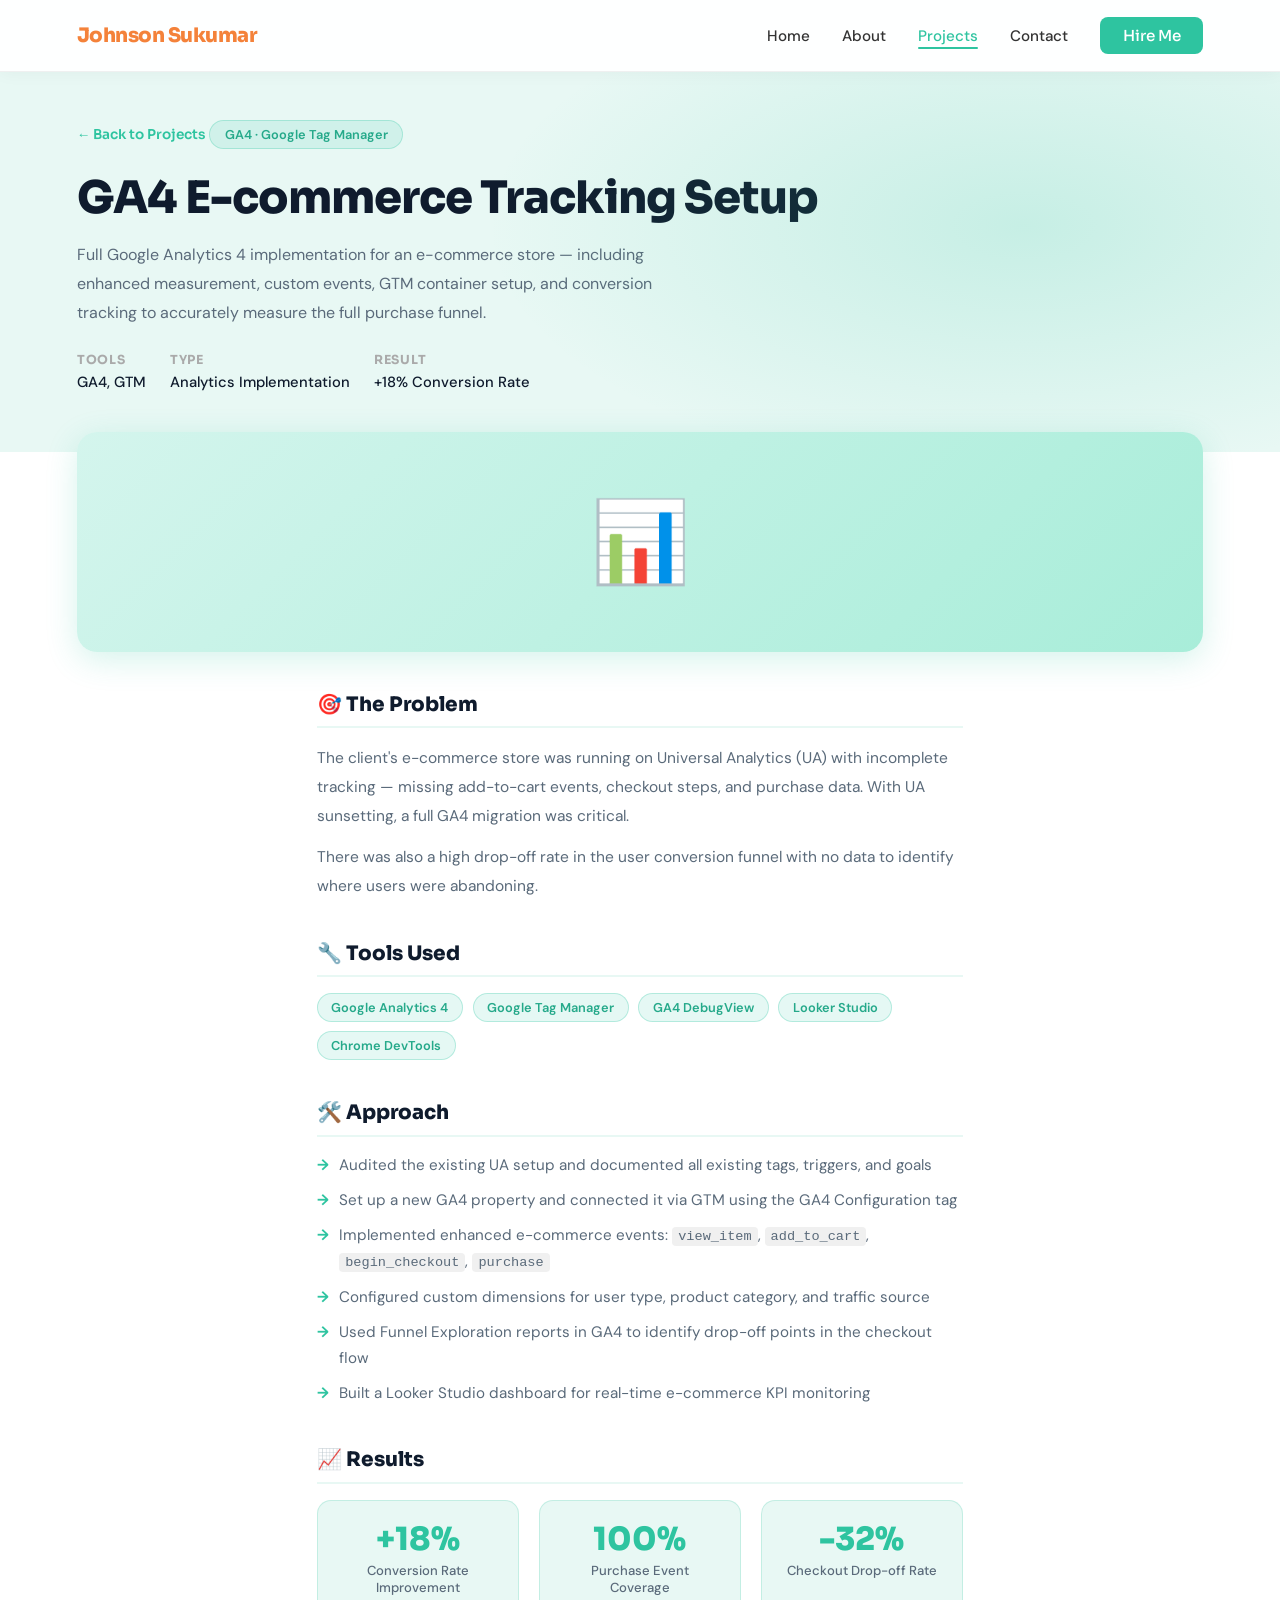
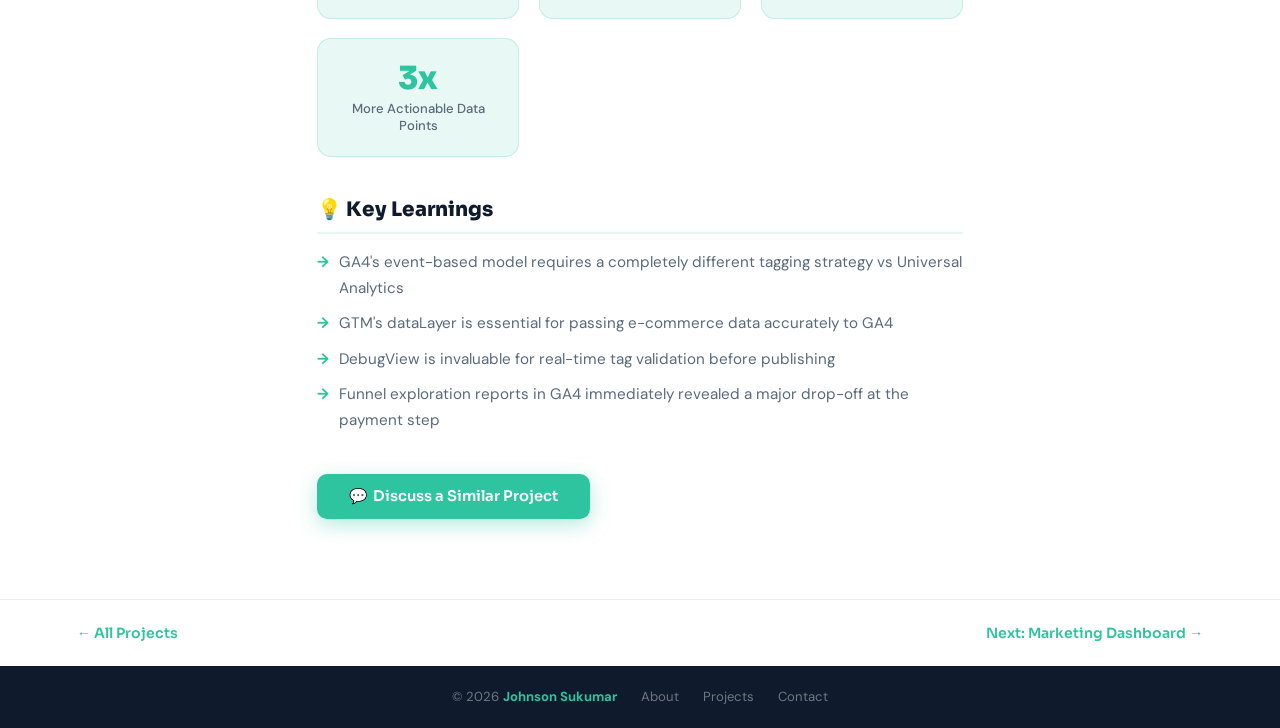
<file: project-ga4.html>
<!DOCTYPE html>
<html lang="en">
<head>
  <meta charset="UTF-8" />
  <meta name="viewport" content="width=device-width, initial-scale=1.0"/>
  <title>GA4 E-commerce Tracking – Johnson Sukumar</title>
  <link href="https://fonts.googleapis.com/css2?family=Sora:wght@400;600;700;800&family=DM+Sans:wght@400;500&display=swap" rel="stylesheet"/>
  <link rel="stylesheet" href="style.css"/>
  <style>
    .project-hero {
      padding: 120px 6% 60px;
      background: var(--bg);
      position: relative;
      overflow: hidden;
    }
    .project-hero::before {
      content: '';
      position: absolute; inset: 0;
      background: radial-gradient(ellipse 60% 80% at 80% 50%, rgba(46,196,160,0.18) 0%, transparent 70%);
      pointer-events: none;
    }
    .back-link {
      display: inline-flex;
      align-items: center;
      gap: 6px;
      font-family: 'Sora', sans-serif;
      font-weight: 600;
      font-size: 0.85rem;
      color: var(--teal);
      text-decoration: none;
      margin-bottom: 1.8rem;
      transition: gap 0.2s;
    }
    .back-link:hover { gap: 10px; }

    .project-hero-inner {
      max-width: 800px;
    }
    .project-category {
      display: inline-block;
      background: rgba(46,196,160,0.12);
      color: var(--teal-dk);
      font-size: 0.8rem;
      font-weight: 600;
      padding: 0.3rem 0.9rem;
      border-radius: 999px;
      border: 1px solid rgba(46,196,160,0.28);
      margin-bottom: 1rem;
    }
    .project-hero h1 {
      font-family: 'Sora', sans-serif;
      font-weight: 800;
      font-size: clamp(1.8rem, 4vw, 2.8rem);
      color: var(--dark);
      letter-spacing: -1px;
      line-height: 1.2;
      margin-bottom: 1rem;
    }
    .project-hero p {
      font-size: 1rem;
      color: var(--body);
      line-height: 1.8;
      max-width: 620px;
      margin-bottom: 1.5rem;
    }
    .meta-row {
      display: flex;
      flex-wrap: wrap;
      gap: 1.5rem;
    }
    .meta-item strong {
      display: block;
      font-family: 'Sora', sans-serif;
      font-weight: 700;
      font-size: 0.78rem;
      color: #aaa;
      text-transform: uppercase;
      letter-spacing: 0.06em;
      margin-bottom: 3px;
    }
    .meta-item span {
      font-size: 0.92rem;
      color: var(--dark);
      font-weight: 500;
    }

    /* BANNER */
    .project-banner-img {
      background: linear-gradient(135deg, #d4f5ed 0%, #a8edd9 100%);
      height: 220px;
      display: flex;
      align-items: center;
      justify-content: center;
      font-size: 5rem;
      margin: 0 6%;
      border-radius: 20px;
      position: relative;
      top: -20px;
      box-shadow: 0 8px 32px rgba(46,196,160,0.2);
    }

    /* CONTENT */
    .project-content {
      max-width: 800px;
      margin: 0 auto;
      padding: 20px 6% 80px;
    }

    .content-block {
      margin-bottom: 2.5rem;
    }

    .content-block h2 {
      font-family: 'Sora', sans-serif;
      font-weight: 800;
      font-size: 1.25rem;
      color: var(--dark);
      margin-bottom: 1rem;
      padding-bottom: 0.6rem;
      border-bottom: 2px solid var(--bg);
      display: flex;
      align-items: center;
      gap: 8px;
    }

    .content-block p {
      font-size: 0.97rem;
      color: var(--body);
      line-height: 1.85;
      margin-bottom: 0.8rem;
    }

    .content-block ul {
      list-style: none;
      padding: 0;
      display: flex;
      flex-direction: column;
      gap: 0.6rem;
    }

    .content-block ul li {
      font-size: 0.95rem;
      color: var(--body);
      line-height: 1.7;
      padding-left: 1.4rem;
      position: relative;
    }

    .content-block ul li::before {
      content: '→';
      position: absolute;
      left: 0;
      color: var(--teal);
      font-weight: 700;
    }

    /* result cards */
    .results-grid {
      display: grid;
      grid-template-columns: repeat(auto-fit, minmax(180px, 1fr));
      gap: 1.2rem;
      margin-top: 1rem;
    }

    .result-card {
      background: var(--bg);
      border-radius: 14px;
      padding: 1.4rem;
      text-align: center;
      border: 1px solid rgba(46,196,160,0.2);
    }

    .result-card .result-num {
      font-family: 'Sora', sans-serif;
      font-weight: 800;
      font-size: 2rem;
      color: var(--teal);
      line-height: 1;
      margin-bottom: 0.4rem;
    }

    .result-card .result-label {
      font-size: 0.82rem;
      color: var(--body);
      font-weight: 500;
    }

    /* tools */
    .tools-row {
      display: flex;
      flex-wrap: wrap;
      gap: 0.6rem;
      margin-top: 0.5rem;
    }

    .project-nav {
      display: flex;
      justify-content: space-between;
      padding: 1.5rem 6%;
      border-top: 1px solid #eee;
      background: var(--white);
      gap: 1rem;
      flex-wrap: wrap;
    }

    .project-nav a {
      font-family: 'Sora', sans-serif;
      font-weight: 600;
      font-size: 0.88rem;
      color: var(--teal);
      text-decoration: none;
      transition: color 0.2s;
    }
    .project-nav a:hover { color: var(--teal-dk); }
  </style>
  <!-- Google Tag Manager -->
<script>(function(w,d,s,l,i){w[l]=w[l]||[];w[l].push({'gtm.start':
new Date().getTime(),event:'gtm.js'});var f=d.getElementsByTagName(s)[0],
j=d.createElement(s),dl=l!='dataLayer'?'&l='+l:'';j.async=true;j.src=
'https://www.googletagmanager.com/gtm.js?id='+i+dl;f.parentNode.insertBefore(j,f);
})(window,document,'script','dataLayer','GTM-5BQ867PH');</script>
<!-- End Google Tag Manager -->
</head>
<body>
<!-- Google Tag Manager (noscript) -->
<noscript><iframe src="https://www.googletagmanager.com/ns.html?id=GTM-5BQ867PH"
height="0" width="0" style="display:none;visibility:hidden"></iframe></noscript>
<!-- End Google Tag Manager (noscript) -->
<!-- NAVBAR -->
<nav>
  <a href="index.html" class="logo">Johnson Sukumar</a>
  <ul class="nav-links">
    <li><a href="index.html">Home</a></li>
    <li><a href="about.html">About</a></li>
    <li><a href="projects.html" class="active">Projects</a></li>
    <li><a href="contact.html">Contact</a></li>
    <li><a href="contact.html" class="btn-hire">Hire Me</a></li>
  </ul>
</nav>

<!-- PROJECT HERO -->
<div class="project-hero">
  <div class="project-hero-inner">
    <a href="projects.html" class="back-link">← Back to Projects</a>
    <span class="project-category">GA4 · Google Tag Manager</span>
    <h1>GA4 E-commerce Tracking Setup</h1>
    <p>Full Google Analytics 4 implementation for an e-commerce store — including enhanced measurement, custom events, GTM container setup, and conversion tracking to accurately measure the full purchase funnel.</p>
    <div class="meta-row">
      <div class="meta-item"><strong>Tools</strong><span>GA4, GTM</span></div>
      <div class="meta-item"><strong>Type</strong><span>Analytics Implementation</span></div>
      <div class="meta-item"><strong>Result</strong><span>+18% Conversion Rate</span></div>
    </div>
  </div>
</div>

<!-- BANNER -->
<div class="project-banner-img">📊</div>

<!-- CONTENT -->
<div class="project-content">

  <div class="content-block">
    <h2>🎯 The Problem</h2>
    <p>The client's e-commerce store was running on Universal Analytics (UA) with incomplete tracking — missing add-to-cart events, checkout steps, and purchase data. With UA sunsetting, a full GA4 migration was critical.</p>
    <p>There was also a high drop-off rate in the user conversion funnel with no data to identify where users were abandoning.</p>
  </div>

  <div class="content-block">
    <h2>🔧 Tools Used</h2>
    <div class="tools-row">
      <span class="tag-pill">Google Analytics 4</span>
      <span class="tag-pill">Google Tag Manager</span>
      <span class="tag-pill">GA4 DebugView</span>
      <span class="tag-pill">Looker Studio</span>
      <span class="tag-pill">Chrome DevTools</span>
    </div>
  </div>

  <div class="content-block">
    <h2>🛠️ Approach</h2>
    <ul>
      <li>Audited the existing UA setup and documented all existing tags, triggers, and goals</li>
      <li>Set up a new GA4 property and connected it via GTM using the GA4 Configuration tag</li>
      <li>Implemented enhanced e-commerce events: <code style="background:#f0f0f0;padding:2px 6px;border-radius:4px;font-size:0.85rem;">view_item</code>, <code style="background:#f0f0f0;padding:2px 6px;border-radius:4px;font-size:0.85rem;">add_to_cart</code>, <code style="background:#f0f0f0;padding:2px 6px;border-radius:4px;font-size:0.85rem;">begin_checkout</code>, <code style="background:#f0f0f0;padding:2px 6px;border-radius:4px;font-size:0.85rem;">purchase</code></li>
      <li>Configured custom dimensions for user type, product category, and traffic source</li>
      <li>Used Funnel Exploration reports in GA4 to identify drop-off points in the checkout flow</li>
      <li>Built a Looker Studio dashboard for real-time e-commerce KPI monitoring</li>
    </ul>
  </div>

  <div class="content-block">
    <h2>📈 Results</h2>
    <div class="results-grid">
      <div class="result-card">
        <div class="result-num">+18%</div>
        <div class="result-label">Conversion Rate Improvement</div>
      </div>
      <div class="result-card">
        <div class="result-num">100%</div>
        <div class="result-label">Purchase Event Coverage</div>
      </div>
      <div class="result-card">
        <div class="result-num">-32%</div>
        <div class="result-label">Checkout Drop-off Rate</div>
      </div>
      <div class="result-card">
        <div class="result-num">3x</div>
        <div class="result-label">More Actionable Data Points</div>
      </div>
    </div>
  </div>

  <div class="content-block">
    <h2>💡 Key Learnings</h2>
    <ul>
      <li>GA4's event-based model requires a completely different tagging strategy vs Universal Analytics</li>
      <li>GTM's dataLayer is essential for passing e-commerce data accurately to GA4</li>
      <li>DebugView is invaluable for real-time tag validation before publishing</li>
      <li>Funnel exploration reports in GA4 immediately revealed a major drop-off at the payment step</li>
    </ul>
  </div>

  <a href="contact.html" class="btn-primary">💬 &nbsp;Discuss a Similar Project</a>

</div>

<!-- PROJECT NAV -->
<div class="project-nav">
  <a href="projects.html">← All Projects</a>
  <a href="project-dashboard.html">Next: Marketing Dashboard →</a>
</div>

<!-- FOOTER -->
<footer>
  <span>&copy; 2026 <strong>Johnson Sukumar</strong></span>
  <a href="about.html">About</a>
  <a href="projects.html">Projects</a>
  <a href="contact.html">Contact</a>
</footer>

</body>
</html>
</file>
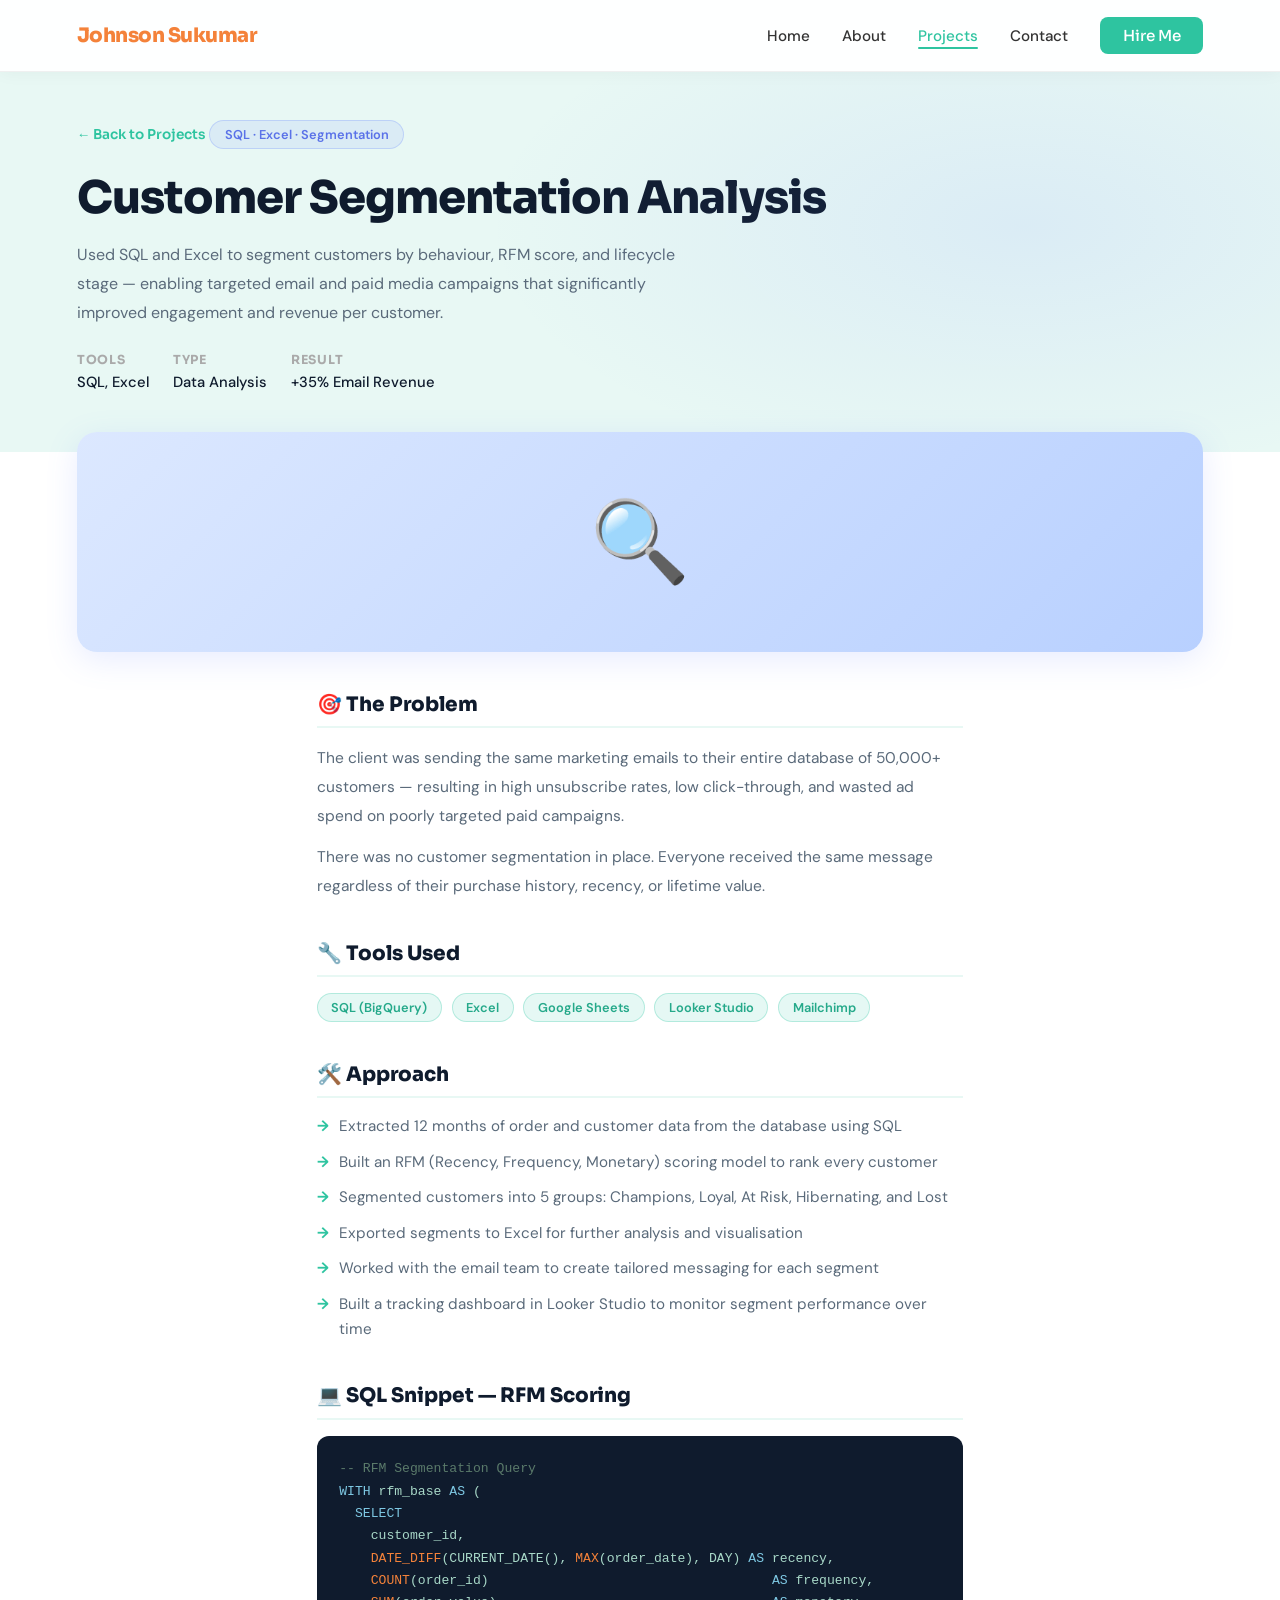
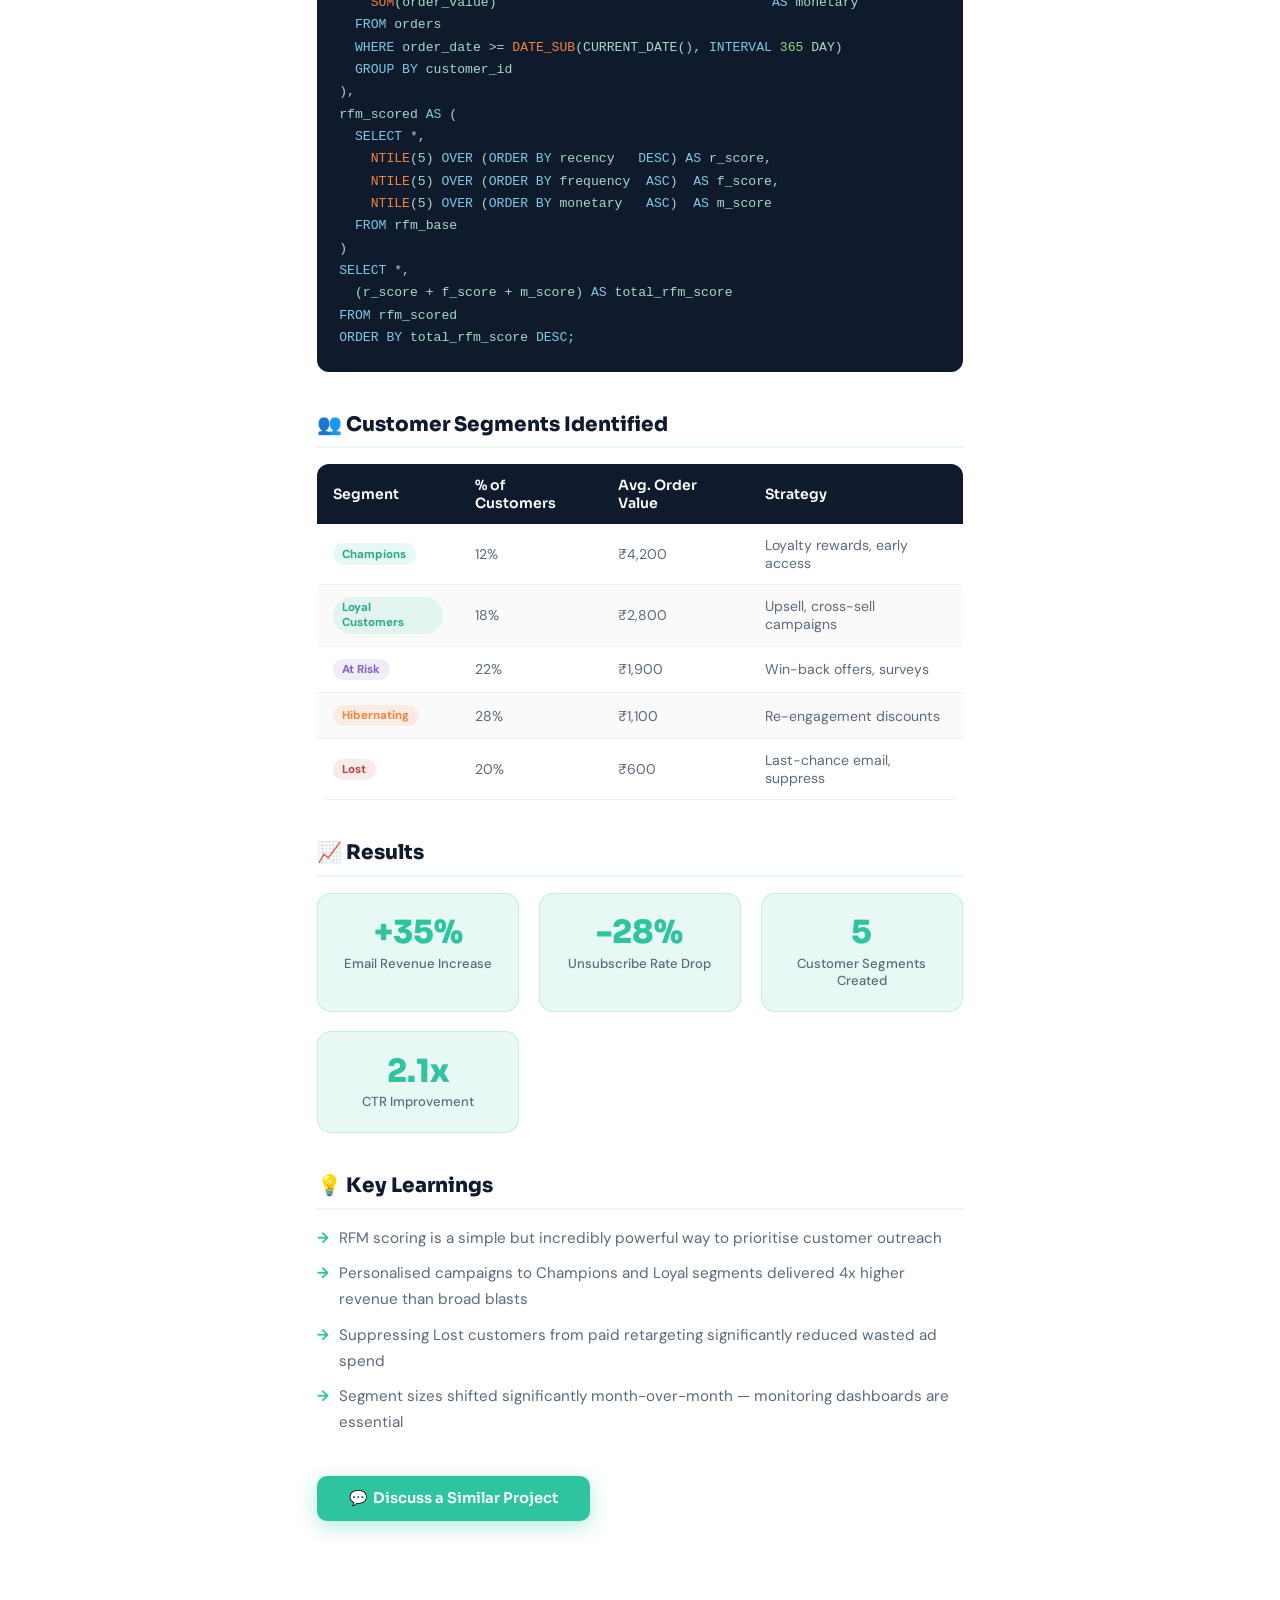
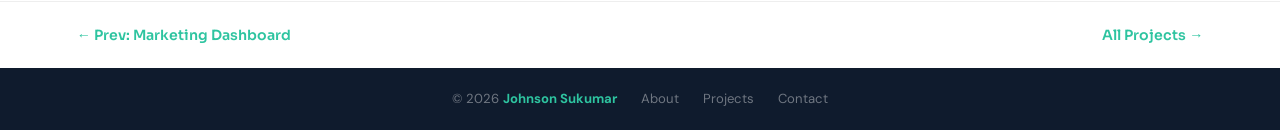
<file: project-sql.html>
<!DOCTYPE html>
<html lang="en">
<head>
  <meta charset="UTF-8" />
  <meta name="viewport" content="width=device-width, initial-scale=1.0"/>
  <title>Customer Segmentation Analysis – Johnson Sukumar</title>
  <link href="https://fonts.googleapis.com/css2?family=Sora:wght@400;600;700;800&family=DM+Sans:wght@400;500&display=swap" rel="stylesheet"/>
  <link rel="stylesheet" href="style.css"/>
  <style>
    .project-hero {
      padding: 120px 6% 60px;
      background: var(--bg);
      position: relative;
      overflow: hidden;
    }
    .project-hero::before {
      content: '';
      position: absolute; inset: 0;
      background: radial-gradient(ellipse 60% 80% at 80% 50%, rgba(100,130,255,0.10) 0%, transparent 70%);
      pointer-events: none;
    }
    .back-link {
      display: inline-flex;
      align-items: center;
      gap: 6px;
      font-family: 'Sora', sans-serif;
      font-weight: 600;
      font-size: 0.85rem;
      color: var(--teal);
      text-decoration: none;
      margin-bottom: 1.8rem;
      transition: gap 0.2s;
    }
    .back-link:hover { gap: 10px; }
    .project-hero-inner { max-width: 800px; }
    .project-category {
      display: inline-block;
      background: rgba(100,130,255,0.10);
      color: #5a72e8;
      font-size: 0.8rem;
      font-weight: 600;
      padding: 0.3rem 0.9rem;
      border-radius: 999px;
      border: 1px solid rgba(100,130,255,0.25);
      margin-bottom: 1rem;
    }
    .project-hero h1 {
      font-family: 'Sora', sans-serif;
      font-weight: 800;
      font-size: clamp(1.8rem, 4vw, 2.8rem);
      color: var(--dark);
      letter-spacing: -1px;
      line-height: 1.2;
      margin-bottom: 1rem;
    }
    .project-hero p { font-size: 1rem; color: var(--body); line-height: 1.8; max-width: 620px; margin-bottom: 1.5rem; }
    .meta-row { display: flex; flex-wrap: wrap; gap: 1.5rem; }
    .meta-item strong { display: block; font-family: 'Sora', sans-serif; font-weight: 700; font-size: 0.78rem; color: #aaa; text-transform: uppercase; letter-spacing: 0.06em; margin-bottom: 3px; }
    .meta-item span { font-size: 0.92rem; color: var(--dark); font-weight: 500; }

    .project-banner-img {
      background: linear-gradient(135deg, #dce8ff 0%, #b8d0ff 100%);
      height: 220px;
      display: flex;
      align-items: center;
      justify-content: center;
      font-size: 5rem;
      margin: 0 6%;
      border-radius: 20px;
      position: relative;
      top: -20px;
      box-shadow: 0 8px 32px rgba(100,130,255,0.15);
    }

    .project-content { max-width: 800px; margin: 0 auto; padding: 20px 6% 80px; }
    .content-block { margin-bottom: 2.5rem; }
    .content-block h2 { font-family: 'Sora', sans-serif; font-weight: 800; font-size: 1.25rem; color: var(--dark); margin-bottom: 1rem; padding-bottom: 0.6rem; border-bottom: 2px solid var(--bg); }
    .content-block p { font-size: 0.97rem; color: var(--body); line-height: 1.85; margin-bottom: 0.8rem; }
    .content-block ul { list-style: none; padding: 0; display: flex; flex-direction: column; gap: 0.6rem; }
    .content-block ul li { font-size: 0.95rem; color: var(--body); line-height: 1.7; padding-left: 1.4rem; position: relative; }
    .content-block ul li::before { content: '→'; position: absolute; left: 0; color: var(--teal); font-weight: 700; }

    .results-grid { display: grid; grid-template-columns: repeat(auto-fit, minmax(180px, 1fr)); gap: 1.2rem; margin-top: 1rem; }
    .result-card { background: var(--bg); border-radius: 14px; padding: 1.4rem; text-align: center; border: 1px solid rgba(46,196,160,0.2); }
    .result-card .result-num { font-family: 'Sora', sans-serif; font-weight: 800; font-size: 2rem; color: var(--teal); line-height: 1; margin-bottom: 0.4rem; }
    .result-card .result-label { font-size: 0.82rem; color: var(--body); font-weight: 500; }
    .tools-row { display: flex; flex-wrap: wrap; gap: 0.6rem; margin-top: 0.5rem; }

    /* RFM segment table */
    .segment-table {
      width: 100%;
      border-collapse: collapse;
      margin-top: 1rem;
      border-radius: 12px;
      overflow: hidden;
      font-size: 0.88rem;
    }
    .segment-table th {
      background: var(--dark);
      color: var(--white);
      font-family: 'Sora', sans-serif;
      font-weight: 600;
      padding: 0.75rem 1rem;
      text-align: left;
    }
    .segment-table td {
      padding: 0.75rem 1rem;
      border-bottom: 1px solid #f0f0f0;
      color: var(--body);
    }
    .segment-table tr:nth-child(even) td { background: #fafafa; }
    .segment-table tr:hover td { background: rgba(46,196,160,0.05); }

    .seg-badge {
      display: inline-block;
      font-size: 0.72rem;
      font-weight: 700;
      padding: 0.2rem 0.6rem;
      border-radius: 999px;
    }
    .seg-badge.high   { background: rgba(46,196,160,0.12); color: var(--teal-dk); }
    .seg-badge.mid    { background: rgba(244,130,58,0.12); color: var(--orange); }
    .seg-badge.low    { background: rgba(200,60,60,0.10); color: #c04040; }
    .seg-badge.at-risk { background: rgba(150,100,200,0.12); color: #8060c0; }

    /* SQL code block */
    .code-block {
      background: #0f1b2d;
      border-radius: 12px;
      padding: 1.4rem;
      overflow-x: auto;
      margin-top: 1rem;
    }
    .code-block pre {
      font-family: 'Courier New', monospace;
      font-size: 0.82rem;
      line-height: 1.7;
      color: #a8d8c8;
      margin: 0;
    }
    .code-block .kw  { color: #7ec8e3; }
    .code-block .fn  { color: #f4823a; }
    .code-block .str { color: #98d982; }
    .code-block .cm  { color: #5a7a6a; }

    .project-nav { display: flex; justify-content: space-between; padding: 1.5rem 6%; border-top: 1px solid #eee; background: var(--white); gap: 1rem; flex-wrap: wrap; }
    .project-nav a { font-family: 'Sora', sans-serif; font-weight: 600; font-size: 0.88rem; color: var(--teal); text-decoration: none; }
    .project-nav a:hover { color: var(--teal-dk); }
  </style>
  <!-- Google Tag Manager -->
<script>(function(w,d,s,l,i){w[l]=w[l]||[];w[l].push({'gtm.start':
new Date().getTime(),event:'gtm.js'});var f=d.getElementsByTagName(s)[0],
j=d.createElement(s),dl=l!='dataLayer'?'&l='+l:'';j.async=true;j.src=
'https://www.googletagmanager.com/gtm.js?id='+i+dl;f.parentNode.insertBefore(j,f);
})(window,document,'script','dataLayer','GTM-5BQ867PH');</script>
<!-- End Google Tag Manager -->
</head>
<body>
<!-- Google Tag Manager (noscript) -->
<noscript><iframe src="https://www.googletagmanager.com/ns.html?id=GTM-5BQ867PH"
height="0" width="0" style="display:none;visibility:hidden"></iframe></noscript>
<!-- End Google Tag Manager (noscript) -->
<!-- NAVBAR -->
<nav>
  <a href="index.html" class="logo">Johnson Sukumar</a>
  <ul class="nav-links">
    <li><a href="index.html">Home</a></li>
    <li><a href="about.html">About</a></li>
    <li><a href="projects.html" class="active">Projects</a></li>
    <li><a href="contact.html">Contact</a></li>
    <li><a href="contact.html" class="btn-hire">Hire Me</a></li>
  </ul>
</nav>

<!-- PROJECT HERO -->
<div class="project-hero">
  <div class="project-hero-inner">
    <a href="projects.html" class="back-link">← Back to Projects</a>
    <span class="project-category">SQL · Excel · Segmentation</span>
    <h1>Customer Segmentation Analysis</h1>
    <p>Used SQL and Excel to segment customers by behaviour, RFM score, and lifecycle stage — enabling targeted email and paid media campaigns that significantly improved engagement and revenue per customer.</p>
    <div class="meta-row">
      <div class="meta-item"><strong>Tools</strong><span>SQL, Excel</span></div>
      <div class="meta-item"><strong>Type</strong><span>Data Analysis</span></div>
      <div class="meta-item"><strong>Result</strong><span>+35% Email Revenue</span></div>
    </div>
  </div>
</div>

<!-- BANNER -->
<div class="project-banner-img">🔍</div>

<!-- CONTENT -->
<div class="project-content">

  <div class="content-block">
    <h2>🎯 The Problem</h2>
    <p>The client was sending the same marketing emails to their entire database of 50,000+ customers — resulting in high unsubscribe rates, low click-through, and wasted ad spend on poorly targeted paid campaigns.</p>
    <p>There was no customer segmentation in place. Everyone received the same message regardless of their purchase history, recency, or lifetime value.</p>
  </div>

  <div class="content-block">
    <h2>🔧 Tools Used</h2>
    <div class="tools-row">
      <span class="tag-pill">SQL (BigQuery)</span>
      <span class="tag-pill">Excel</span>
      <span class="tag-pill">Google Sheets</span>
      <span class="tag-pill">Looker Studio</span>
      <span class="tag-pill">Mailchimp</span>
    </div>
  </div>

  <div class="content-block">
    <h2>🛠️ Approach</h2>
    <ul>
      <li>Extracted 12 months of order and customer data from the database using SQL</li>
      <li>Built an RFM (Recency, Frequency, Monetary) scoring model to rank every customer</li>
      <li>Segmented customers into 5 groups: Champions, Loyal, At Risk, Hibernating, and Lost</li>
      <li>Exported segments to Excel for further analysis and visualisation</li>
      <li>Worked with the email team to create tailored messaging for each segment</li>
      <li>Built a tracking dashboard in Looker Studio to monitor segment performance over time</li>
    </ul>
  </div>

  <!-- SQL snippet -->
  <div class="content-block">
    <h2>💻 SQL Snippet — RFM Scoring</h2>
    <div class="code-block">
      <pre><span class="cm">-- RFM Segmentation Query</span>
<span class="kw">WITH</span> rfm_base <span class="kw">AS</span> (
  <span class="kw">SELECT</span>
    customer_id,
    <span class="fn">DATE_DIFF</span>(CURRENT_DATE(), <span class="fn">MAX</span>(order_date), DAY) <span class="kw">AS</span> recency,
    <span class="fn">COUNT</span>(order_id)                                    <span class="kw">AS</span> frequency,
    <span class="fn">SUM</span>(order_value)                                   <span class="kw">AS</span> monetary
  <span class="kw">FROM</span> orders
  <span class="kw">WHERE</span> order_date >= <span class="fn">DATE_SUB</span>(CURRENT_DATE(), <span class="kw">INTERVAL</span> <span class="str">365</span> DAY)
  <span class="kw">GROUP BY</span> customer_id
),
rfm_scored <span class="kw">AS</span> (
  <span class="kw">SELECT</span> *,
    <span class="fn">NTILE</span>(5) <span class="kw">OVER</span> (<span class="kw">ORDER BY</span> recency   <span class="kw">DESC</span>) <span class="kw">AS</span> r_score,
    <span class="fn">NTILE</span>(5) <span class="kw">OVER</span> (<span class="kw">ORDER BY</span> frequency  <span class="kw">ASC</span>)  <span class="kw">AS</span> f_score,
    <span class="fn">NTILE</span>(5) <span class="kw">OVER</span> (<span class="kw">ORDER BY</span> monetary   <span class="kw">ASC</span>)  <span class="kw">AS</span> m_score
  <span class="kw">FROM</span> rfm_base
)
<span class="kw">SELECT</span> *,
  (r_score + f_score + m_score) <span class="kw">AS</span> total_rfm_score
<span class="kw">FROM</span> rfm_scored
<span class="kw">ORDER BY</span> total_rfm_score <span class="kw">DESC</span>;</pre>
    </div>
  </div>

  <!-- Segment table -->
  <div class="content-block">
    <h2>👥 Customer Segments Identified</h2>
    <table class="segment-table">
      <thead>
        <tr>
          <th>Segment</th>
          <th>% of Customers</th>
          <th>Avg. Order Value</th>
          <th>Strategy</th>
        </tr>
      </thead>
      <tbody>
        <tr>
          <td><span class="seg-badge high">Champions</span></td>
          <td>12%</td>
          <td>₹4,200</td>
          <td>Loyalty rewards, early access</td>
        </tr>
        <tr>
          <td><span class="seg-badge high">Loyal Customers</span></td>
          <td>18%</td>
          <td>₹2,800</td>
          <td>Upsell, cross-sell campaigns</td>
        </tr>
        <tr>
          <td><span class="seg-badge at-risk">At Risk</span></td>
          <td>22%</td>
          <td>₹1,900</td>
          <td>Win-back offers, surveys</td>
        </tr>
        <tr>
          <td><span class="seg-badge mid">Hibernating</span></td>
          <td>28%</td>
          <td>₹1,100</td>
          <td>Re-engagement discounts</td>
        </tr>
        <tr>
          <td><span class="seg-badge low">Lost</span></td>
          <td>20%</td>
          <td>₹600</td>
          <td>Last-chance email, suppress</td>
        </tr>
      </tbody>
    </table>
  </div>

  <div class="content-block">
    <h2>📈 Results</h2>
    <div class="results-grid">
      <div class="result-card">
        <div class="result-num">+35%</div>
        <div class="result-label">Email Revenue Increase</div>
      </div>
      <div class="result-card">
        <div class="result-num">-28%</div>
        <div class="result-label">Unsubscribe Rate Drop</div>
      </div>
      <div class="result-card">
        <div class="result-num">5</div>
        <div class="result-label">Customer Segments Created</div>
      </div>
      <div class="result-card">
        <div class="result-num">2.1x</div>
        <div class="result-label">CTR Improvement</div>
      </div>
    </div>
  </div>

  <div class="content-block">
    <h2>💡 Key Learnings</h2>
    <ul>
      <li>RFM scoring is a simple but incredibly powerful way to prioritise customer outreach</li>
      <li>Personalised campaigns to Champions and Loyal segments delivered 4x higher revenue than broad blasts</li>
      <li>Suppressing Lost customers from paid retargeting significantly reduced wasted ad spend</li>
      <li>Segment sizes shifted significantly month-over-month — monitoring dashboards are essential</li>
    </ul>
  </div>

  <a href="contact.html" class="btn-primary">💬 &nbsp;Discuss a Similar Project</a>

</div>

<!-- PROJECT NAV -->
<div class="project-nav">
  <a href="project-dashboard.html">← Prev: Marketing Dashboard</a>
  <a href="projects.html">All Projects →</a>
</div>

<!-- FOOTER -->
<footer>
  <span>&copy; 2026 <strong>Johnson Sukumar</strong></span>
  <a href="about.html">About</a>
  <a href="projects.html">Projects</a>
  <a href="contact.html">Contact</a>
</footer>

</body>
</html>
</file>
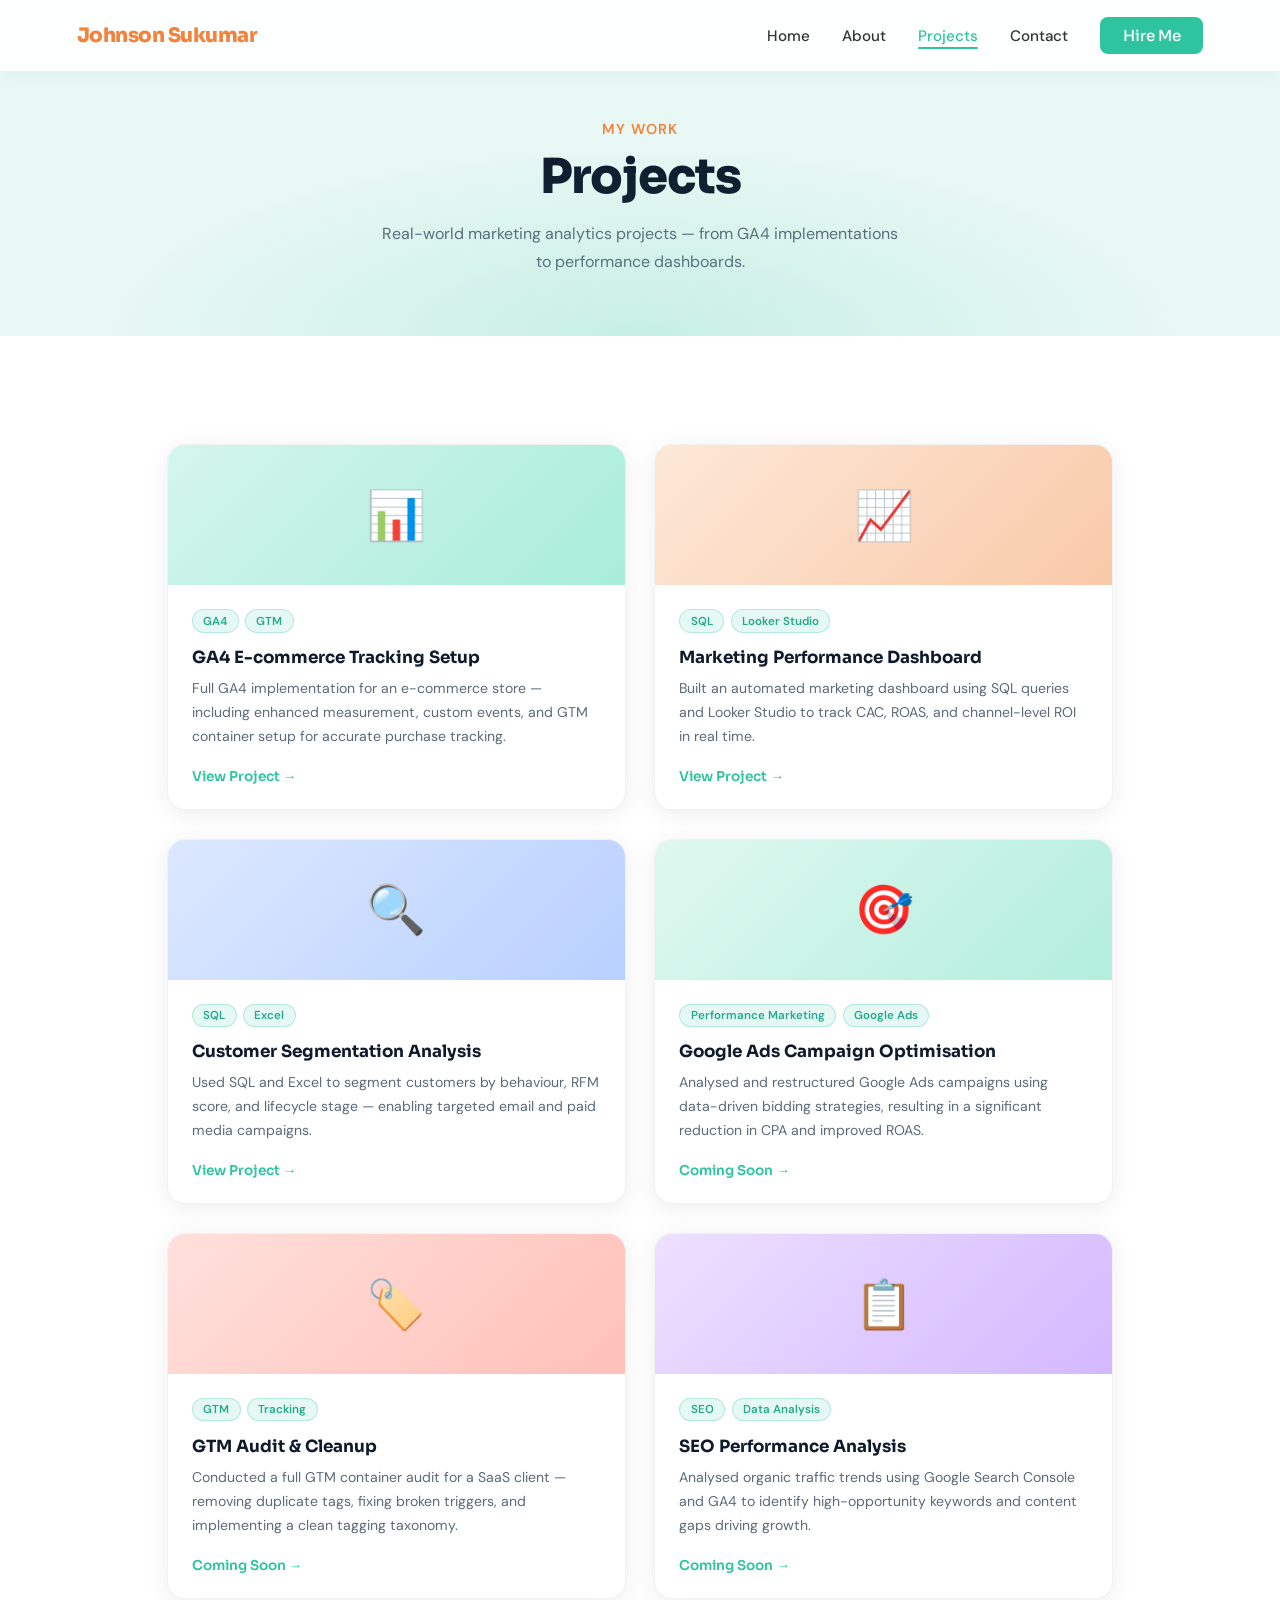
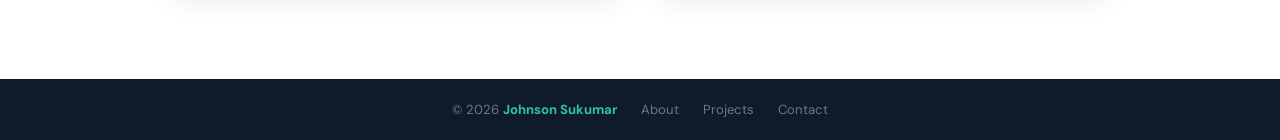
<file: projects.html>
<!DOCTYPE html>
<html lang="en">
<head>
  <meta charset="UTF-8" />
  <meta name="viewport" content="width=device-width, initial-scale=1.0"/>
  <title>Johnson Sukumar – Projects</title>
  <link href="https://fonts.googleapis.com/css2?family=Sora:wght@400;600;700;800&family=DM+Sans:wght@400;500&display=swap" rel="stylesheet"/>
  <link rel="stylesheet" href="style.css"/>
  <style>
    .projects-section {
      padding: 60px 6% 80px;
      max-width: 1100px;
      margin: 0 auto;
    }

    .projects-grid {
      display: grid;
      grid-template-columns: repeat(auto-fit, minmax(300px, 1fr));
      gap: 1.8rem;
      margin-top: 3rem;
    }

    .project-card {
      background: var(--white);
      border-radius: 18px;
      overflow: hidden;
      box-shadow: 0 4px 24px rgba(0,0,0,0.07);
      border: 1px solid rgba(0,0,0,0.05);
      transition: transform 0.25s, box-shadow 0.25s;
      display: flex;
      flex-direction: column;
    }

    .project-card:hover {
      transform: translateY(-6px);
      box-shadow: 0 16px 40px rgba(0,0,0,0.12);
    }

    .project-banner {
      height: 140px;
      display: flex;
      align-items: center;
      justify-content: center;
      font-size: 3rem;
      position: relative;
      overflow: hidden;
    }

    .project-banner.teal  { background: linear-gradient(135deg, #d4f5ed 0%, #a8edd9 100%); }
    .project-banner.peach { background: linear-gradient(135deg, #fde8d8 0%, #f9c9a8 100%); }
    .project-banner.blue  { background: linear-gradient(135deg, #dce8ff 0%, #b8d0ff 100%); }
    .project-banner.mint  { background: linear-gradient(135deg, #e0f8f0 0%, #b2eedd 100%); }
    .project-banner.coral { background: linear-gradient(135deg, #ffe0dc 0%, #ffc0b8 100%); }
    .project-banner.lav   { background: linear-gradient(135deg, #ede0ff 0%, #d4b8ff 100%); }

    .project-body {
      padding: 1.5rem;
      flex: 1;
      display: flex;
      flex-direction: column;
    }

    .project-tags {
      display: flex; flex-wrap: wrap; gap: 0.4rem;
      margin-bottom: 0.9rem;
    }

    .project-tags .tag-pill {
      font-size: 0.72rem;
      padding: 0.2rem 0.65rem;
    }

    .project-body h3 {
      font-family: 'Sora', sans-serif;
      font-weight: 700;
      font-size: 1.05rem;
      color: var(--dark);
      margin-bottom: 0.5rem;
      line-height: 1.3;
    }

    .project-body p {
      font-size: 0.88rem;
      color: var(--body);
      line-height: 1.7;
      flex: 1;
      margin-bottom: 1.2rem;
    }

    .project-link {
      display: inline-flex;
      align-items: center;
      gap: 6px;
      font-family: 'Sora', sans-serif;
      font-weight: 600;
      font-size: 0.85rem;
      color: var(--teal);
      text-decoration: none;
      transition: gap 0.2s;
    }

    .project-link:hover { gap: 10px; }
    .project-link:hover { color: var(--teal-dk); }

    @media (max-width: 520px) {
      .projects-grid { grid-template-columns: 1fr; }
    }
  </style>
  <!-- Google Tag Manager -->
<script>(function(w,d,s,l,i){w[l]=w[l]||[];w[l].push({'gtm.start':
new Date().getTime(),event:'gtm.js'});var f=d.getElementsByTagName(s)[0],
j=d.createElement(s),dl=l!='dataLayer'?'&l='+l:'';j.async=true;j.src=
'https://www.googletagmanager.com/gtm.js?id='+i+dl;f.parentNode.insertBefore(j,f);
})(window,document,'script','dataLayer','GTM-5BQ867PH');</script>
<!-- End Google Tag Manager -->
</head>
<body>
<!-- Google Tag Manager (noscript) -->
<noscript><iframe src="https://www.googletagmanager.com/ns.html?id=GTM-5BQ867PH"
height="0" width="0" style="display:none;visibility:hidden"></iframe></noscript>
<!-- End Google Tag Manager (noscript) -->
<!-- NAVBAR -->
<nav>
  <a href="index.html" class="logo">Johnson Sukumar</a>
  <ul class="nav-links">
    <li><a href="index.html">Home</a></li>
    <li><a href="about.html">About</a></li>
    <li><a href="projects.html" class="active">Projects</a></li>
    <li><a href="contact.html">Contact</a></li>
    <li><a href="contact.html" class="btn-hire">Hire Me</a></li>
  </ul>
</nav>

<!-- PAGE HEADER -->
<div class="page-header">
  <span class="section-tag">My Work</span>
  <h1>Projects</h1>
  <p>Real-world marketing analytics projects — from GA4 implementations to performance dashboards.</p>
</div>

<!-- PROJECTS GRID -->
<section class="projects-section">
  <div class="projects-grid">

    <div class="project-card">
      <div class="project-banner teal">📊</div>
      <div class="project-body">
        <div class="project-tags">
          <span class="tag-pill">GA4</span>
          <span class="tag-pill">GTM</span>
        </div>
        <h3>GA4 E-commerce Tracking Setup</h3>
        <p>Full GA4 implementation for an e-commerce store — including enhanced measurement, custom events, and GTM container setup for accurate purchase tracking.</p>
        <a href="project-ga4.html" class="project-link">View Project →</a>
      </div>
    </div>

    <div class="project-card">
      <div class="project-banner peach">📈</div>
      <div class="project-body">
        <div class="project-tags">
          <span class="tag-pill">SQL</span>
          <span class="tag-pill">Looker Studio</span>
        </div>
        <h3>Marketing Performance Dashboard</h3>
        <p>Built an automated marketing dashboard using SQL queries and Looker Studio to track CAC, ROAS, and channel-level ROI in real time.</p>
        <a href="project-dashboard.html" class="project-link">View Project →</a>
      </div>
    </div>

    <div class="project-card">
      <div class="project-banner blue">🔍</div>
      <div class="project-body">
        <div class="project-tags">
          <span class="tag-pill">SQL</span>
          <span class="tag-pill">Excel</span>
        </div>
        <h3>Customer Segmentation Analysis</h3>
        <p>Used SQL and Excel to segment customers by behaviour, RFM score, and lifecycle stage — enabling targeted email and paid media campaigns.</p>
        <a href="project-sql.html" class="project-link">View Project →</a>
      </div>
    </div>

    <div class="project-card">
      <div class="project-banner mint">🎯</div>
      <div class="project-body">
        <div class="project-tags">
          <span class="tag-pill">Performance Marketing</span>
          <span class="tag-pill">Google Ads</span>
        </div>
        <h3>Google Ads Campaign Optimisation</h3>
        <p>Analysed and restructured Google Ads campaigns using data-driven bidding strategies, resulting in a significant reduction in CPA and improved ROAS.</p>
        <a href="#" class="project-link">Coming Soon →</a>
      </div>
    </div>

    <div class="project-card">
      <div class="project-banner coral">🏷️</div>
      <div class="project-body">
        <div class="project-tags">
          <span class="tag-pill">GTM</span>
          <span class="tag-pill">Tracking</span>
        </div>
        <h3>GTM Audit & Cleanup</h3>
        <p>Conducted a full GTM container audit for a SaaS client — removing duplicate tags, fixing broken triggers, and implementing a clean tagging taxonomy.</p>
        <a href="#" class="project-link">Coming Soon →</a>
      </div>
    </div>

    <div class="project-card">
      <div class="project-banner lav">📋</div>
      <div class="project-body">
        <div class="project-tags">
          <span class="tag-pill">SEO</span>
          <span class="tag-pill">Data Analysis</span>
        </div>
        <h3>SEO Performance Analysis</h3>
        <p>Analysed organic traffic trends using Google Search Console and GA4 to identify high-opportunity keywords and content gaps driving growth.</p>
        <a href="#" class="project-link">Coming Soon →</a>
      </div>
    </div>

  </div>
</section>

<!-- FOOTER -->
<footer>
  <span>&copy; 2026 <strong>Johnson Sukumar</strong></span>
  <a href="about.html">About</a>
  <a href="projects.html">Projects</a>
  <a href="contact.html">Contact</a>
</footer>

</body>
</html>
</file>
<file: style.css>
/* ============================================
   Johnson Sukumar – Portfolio
   Shared Stylesheet (style.css)
   Link this in EVERY page's <head>
   ============================================ */

/* ── Google Fonts (also in each HTML <head>) ── */
@import url('https://fonts.googleapis.com/css2?family=Sora:wght@400;600;700;800&family=DM+Sans:wght@400;500&display=swap');

/* ── RESET ── */
*, *::before, *::after { box-sizing: border-box; margin: 0; padding: 0; }

/* ── CSS VARIABLES ── */
:root {
  --teal:    #2ec4a0;
  --teal-dk: #25a98a;
  --orange:  #f4823a;
  --dark:    #0f1b2d;
  --body:    #5a6a7a;
  --white:   #ffffff;
  --bg:      #e8f8f4;
}

html { scroll-behavior: smooth; }

body {
  font-family: 'DM Sans', sans-serif;
  color: var(--dark);
  background: var(--white);
  overflow-x: hidden;
}

/* ============================================
   NAVBAR
   ============================================ */
nav {
  position: fixed;
  top: 0; left: 0; right: 0;
  z-index: 100;
  display: flex;
  align-items: center;
  justify-content: space-between;
  padding: 0 6%;
  height: 72px;
  background: rgba(255,255,255,0.95);
  backdrop-filter: blur(14px);
  border-bottom: 1px solid rgba(0,0,0,0.06);
  box-shadow: 0 2px 16px rgba(0,0,0,0.04);
}

.logo {
  font-family: 'Sora', sans-serif;
  font-weight: 800;
  font-size: 1.25rem;
  color: var(--orange);
  letter-spacing: -0.5px;
  text-decoration: none;
}

.nav-links {
  display: flex;
  align-items: center;
  gap: 2rem;
  list-style: none;
}

.nav-links a {
  text-decoration: none;
  font-size: 0.95rem;
  font-weight: 500;
  color: #333;
  transition: color 0.2s;
  position: relative;
}

.nav-links a::after {
  content: '';
  position: absolute;
  bottom: -3px; left: 0; right: 0;
  height: 2px;
  background: var(--teal);
  transform: scaleX(0);
  transition: transform 0.25s;
  border-radius: 2px;
}

.nav-links a:hover { color: var(--teal); }
.nav-links a:hover::after { transform: scaleX(1); }

/* active page highlight */
.nav-links a.active {
  color: var(--teal);
}
.nav-links a.active::after {
  transform: scaleX(1);
}

.btn-hire {
  background: var(--teal) !important;
  color: var(--white) !important;
  font-family: 'Sora', sans-serif;
  font-weight: 600;
  font-size: 0.88rem;
  padding: 0.55rem 1.4rem !important;
  border-radius: 8px;
  transition: background 0.2s, transform 0.15s !important;
}
.btn-hire::after { display: none !important; }
.btn-hire:hover {
  background: var(--teal-dk) !important;
  transform: translateY(-1px);
  color: var(--white) !important;
}

/* ============================================
   PAGE WRAPPER (for inner pages - not hero)
   Add class="page-wrap" to your main content div
   ============================================ */
.page-wrap {
  padding: 110px 6% 60px;
  max-width: 1100px;
  margin: 0 auto;
}

/* ============================================
   PAGE HEADER (used on About, Projects, Contact)
   ============================================ */
.page-header {
  text-align: center;
  padding: 120px 6% 60px;
  background: var(--bg);
  position: relative;
  overflow: hidden;
}

.page-header::before {
  content: '';
  position: absolute;
  inset: 0;
  background:
    radial-gradient(ellipse 60% 80% at 50% 100%, rgba(46,196,160,0.18) 0%, transparent 70%);
  pointer-events: none;
}

.page-header .section-tag {
  color: var(--orange);
  font-weight: 600;
  font-size: 0.9rem;
  letter-spacing: 0.06em;
  text-transform: uppercase;
  margin-bottom: 0.7rem;
  display: block;
}

.page-header h1 {
  font-family: 'Sora', sans-serif;
  font-weight: 800;
  font-size: clamp(2rem, 4vw, 3rem);
  color: var(--dark);
  letter-spacing: -1px;
  line-height: 1.15;
  margin-bottom: 1rem;
}

.page-header p {
  color: var(--body);
  font-size: 1rem;
  line-height: 1.75;
  max-width: 520px;
  margin: 0 auto;
}

/* ============================================
   SECTION TITLES (reusable across all pages)
   ============================================ */
.section-tag {
  color: var(--orange);
  font-weight: 600;
  font-size: 0.85rem;
  letter-spacing: 0.08em;
  text-transform: uppercase;
  display: block;
  margin-bottom: 0.5rem;
}

.section-title {
  font-family: 'Sora', sans-serif;
  font-weight: 800;
  font-size: clamp(1.6rem, 3vw, 2.4rem);
  color: var(--dark);
  letter-spacing: -0.5px;
  line-height: 1.2;
  margin-bottom: 1rem;
}

.section-sub {
  color: var(--body);
  font-size: 0.97rem;
  line-height: 1.75;
  max-width: 560px;
}

/* ============================================
   BUTTONS (reusable)
   ============================================ */
.btn-primary {
  display: inline-block;
  background: var(--teal);
  color: var(--white);
  font-family: 'Sora', sans-serif;
  font-weight: 600;
  font-size: 0.92rem;
  padding: 0.85rem 2rem;
  border-radius: 10px;
  text-decoration: none;
  box-shadow: 0 6px 20px rgba(46,196,160,0.35);
  transition: background 0.2s, transform 0.15s, box-shadow 0.2s;
}

.btn-primary:hover {
  background: var(--teal-dk);
  transform: translateY(-2px);
  box-shadow: 0 10px 28px rgba(46,196,160,0.42);
}

.btn-outline {
  display: inline-block;
  background: transparent;
  color: var(--teal);
  font-family: 'Sora', sans-serif;
  font-weight: 600;
  font-size: 0.92rem;
  padding: 0.85rem 2rem;
  border-radius: 10px;
  border: 2px solid var(--teal);
  text-decoration: none;
  transition: background 0.2s, color 0.2s, transform 0.15s;
}

.btn-outline:hover {
  background: var(--teal);
  color: var(--white);
  transform: translateY(-2px);
}

/* ============================================
   CARDS (for projects, skills etc.)
   ============================================ */
.card {
  background: var(--white);
  border-radius: 16px;
  padding: 1.8rem;
  box-shadow: 0 4px 24px rgba(0,0,0,0.07);
  border: 1px solid rgba(0,0,0,0.05);
  transition: transform 0.2s, box-shadow 0.2s;
}

.card:hover {
  transform: translateY(-4px);
  box-shadow: 0 12px 36px rgba(0,0,0,0.11);
}

.card-icon {
  width: 48px; height: 48px;
  border-radius: 12px;
  background: rgba(46,196,160,0.12);
  display: flex; align-items: center; justify-content: center;
  font-size: 1.4rem;
  margin-bottom: 1rem;
}

.card h3 {
  font-family: 'Sora', sans-serif;
  font-weight: 700;
  font-size: 1.05rem;
  color: var(--dark);
  margin-bottom: 0.5rem;
}

.card p {
  font-size: 0.9rem;
  color: var(--body);
  line-height: 1.7;
}

/* ============================================
   TAG PILLS (skills/tools)
   ============================================ */
.tag-pill {
  display: inline-block;
  background: rgba(46,196,160,0.12);
  color: var(--teal-dk);
  font-size: 0.8rem;
  font-weight: 600;
  padding: 0.3rem 0.85rem;
  border-radius: 999px;
  border: 1px solid rgba(46,196,160,0.28);
}

/* ============================================
   ANIMATIONS
   ============================================ */
@keyframes fadeUp {
  from { opacity: 0; transform: translateY(30px); }
  to   { opacity: 1; transform: translateY(0); }
}

@keyframes morph {
  0%   { border-radius: 60% 40% 55% 45% / 45% 55% 40% 60%; }
  100% { border-radius: 40% 60% 45% 55% / 55% 45% 60% 40%; }
}

.anim-fade-up { animation: fadeUp 0.75s ease both; }

/* ============================================
   STATS ROW (used on index + can reuse)
   ============================================ */
.stats-row {
  background: var(--white);
  padding: 2.8rem 6%;
  display: flex;
  align-items: center;
  justify-content: center;
  flex-wrap: wrap;
  gap: 0;
  border-top: 1px solid #eee;
  box-shadow: 0 -4px 24px rgba(0,0,0,0.03);
}

.stat-item {
  text-align: center;
  flex: 1;
  min-width: 130px;
  padding: 0 1.5rem;
}

.stat-num {
  font-family: 'Sora', sans-serif;
  font-weight: 800;
  font-size: 2rem;
  color: var(--teal);
  line-height: 1;
  margin-bottom: 0.35rem;
}

.stat-label {
  font-size: 0.82rem;
  color: #888;
  font-weight: 500;
}

.divider {
  width: 1px;
  height: 50px;
  background: #e0e0e0;
  flex-shrink: 0;
}

/* ============================================
   FOOTER
   ============================================ */
footer {
  background: var(--dark);
  color: rgba(255,255,255,0.4);
  text-align: center;
  padding: 1.4rem 6%;
  font-size: 0.82rem;
  display: flex;
  align-items: center;
  justify-content: center;
  gap: 1.5rem;
  flex-wrap: wrap;
}

footer strong { color: var(--teal); }

footer a {
  color: rgba(255,255,255,0.4);
  text-decoration: none;
  transition: color 0.2s;
}

footer a:hover { color: var(--teal); }

/* ============================================
   HERO (index.html only)
   ============================================ */
.hero {
  min-height: 100vh;
  background: var(--bg);
  display: grid;
  grid-template-columns: 1fr 1fr;
  align-items: center;
  padding: 100px 6% 60px;
  position: relative;
  overflow: hidden;
  gap: 2rem;
}

.hero::before {
  content: '';
  position: absolute;
  inset: 0;
  background:
    radial-gradient(ellipse 55% 65% at 72% 58%, rgba(46,196,160,0.20) 0%, transparent 65%),
    radial-gradient(ellipse 35% 40% at 88% 14%, rgba(46,196,160,0.10) 0%, transparent 60%);
  pointer-events: none;
}

.hero-left  { position: relative; z-index: 3; animation: fadeUp 0.75s ease both; }
.hero-tag   { display: inline-block; color: var(--orange); font-weight: 600; font-size: 1rem; margin-bottom: 0.9rem; animation: fadeUp 0.75s 0.1s ease both; }
.hero-name  { font-family: 'Sora', sans-serif; font-weight: 800; font-size: clamp(2rem, 3.8vw, 3.1rem); line-height: 1.15; color: var(--dark); margin-bottom: 0.4rem; letter-spacing: -1px; animation: fadeUp 0.75s 0.15s ease both; }
.hero-role  { font-family: 'Sora', sans-serif; font-weight: 700; font-size: clamp(1rem, 2vw, 1.4rem); color: var(--teal); margin-bottom: 1.2rem; animation: fadeUp 0.75s 0.2s ease both; }
.hero-tags  { display: flex; flex-wrap: wrap; gap: 0.5rem; margin-bottom: 1.4rem; animation: fadeUp 0.75s 0.25s ease both; }
.hero-desc  { font-size: 0.98rem; color: var(--body); line-height: 1.8; max-width: 430px; margin-bottom: 2.2rem; animation: fadeUp 0.75s 0.3s ease both; }
.hero-btns  { display: flex; gap: 1rem; flex-wrap: wrap; animation: fadeUp 0.75s 0.35s ease both; }

.hero-right {
  position: relative; z-index: 2;
  display: flex; align-items: center; justify-content: center;
  animation: fadeUp 0.9s 0.2s ease both;
}

.photo-wrap { position: relative; width: 420px; height: 460px; }

.photo-blob1 {
  position: absolute; width: 360px; height: 360px;
  background: rgba(46,196,160,0.28);
  border-radius: 60% 40% 55% 45% / 45% 55% 40% 60%;
  bottom: 0; right: 0;
  animation: morph 8s ease-in-out infinite alternate;
}

.photo-blob2 {
  position: absolute; width: 195px; height: 195px;
  background: rgba(46,196,160,0.16);
  border-radius: 50% 60% 40% 55% / 55% 40% 60% 45%;
  top: 0; right: 30px;
  animation: morph 6s ease-in-out infinite alternate-reverse;
}

.photo-img {
  position: absolute; bottom: 0; left: 50%;
  transform: translateX(-50%);
  width: 300px; height: 390px;
  object-fit: cover; object-position: top;
  border-radius: 18px 18px 0 0;
  z-index: 2;
  box-shadow: 0 20px 50px rgba(0,0,0,0.15);
}

.avatar-card {
  position: absolute; bottom: 0; left: 50%;
  transform: translateX(-50%);
  width: 280px; height: 370px;
  background: linear-gradient(160deg, #1b3450 0%, #0e1e32 100%);
  border-radius: 18px 18px 0 0;
  z-index: 2;
  display: flex; flex-direction: column;
  align-items: center; justify-content: center; gap: 14px;
  box-shadow: 0 20px 50px rgba(0,0,0,0.20);
}

.avatar-circle {
  width: 100px; height: 100px; border-radius: 50%;
  background: var(--teal);
  display: flex; align-items: center; justify-content: center;
  font-family: 'Sora', sans-serif; font-weight: 800;
  font-size: 2.2rem; color: var(--white);
  box-shadow: 0 8px 24px rgba(46,196,160,0.45);
}

.avatar-name      { font-family: 'Sora', sans-serif; font-weight: 700; color: var(--white); font-size: 1rem; text-align: center; }
.avatar-role-text { color: var(--teal); font-size: 0.8rem; font-weight: 500; text-align: center; }

.badge {
  position: absolute;
  background: var(--white);
  border-radius: 12px;
  padding: 0.6rem 0.9rem;
  box-shadow: 0 8px 24px rgba(0,0,0,0.12);
  z-index: 4;
  display: flex; align-items: center; gap: 8px;
}

.badge.left { left: -5px; bottom: 110px; animation: fadeUp 1s 0.5s ease both; }
.badge.top  { right: 5px; top: 50px;    animation: fadeUp 1s 0.65s ease both; }

.badge-icon {
  width: 34px; height: 34px; border-radius: 8px;
  background: rgba(46,196,160,0.14);
  display: flex; align-items: center; justify-content: center;
  font-size: 1rem;
}

.badge-text strong { display: block; font-family: 'Sora', sans-serif; font-weight: 700; font-size: 0.88rem; color: var(--dark); line-height: 1.2; }
.badge-text span   { font-size: 0.7rem; color: #999; }

/* ============================================
   RESPONSIVE
   ============================================ */
@media (max-width: 860px) {
  .hero {
    grid-template-columns: 1fr;
    text-align: center;
    padding: 110px 5% 60px;
  }
  .hero-right { order: -1; }
  .hero-tags, .hero-btns { justify-content: center; }
  .hero-desc { margin: 0 auto 2rem; }
  .badge.left { left: 5px; }
  .badge.top  { right: 5px; }
  .photo-wrap  { width: 300px; height: 340px; }
  .avatar-card { width: 220px; height: 290px; }
  .divider { display: none; }
  .page-header { padding: 110px 5% 50px; }
}

@media (max-width: 520px) {
  nav { padding: 0 4%; }
  .nav-links { gap: 1rem; }
  .logo { font-size: 1rem; }
  .nav-links a { font-size: 0.82rem; }
  .page-wrap { padding: 100px 4% 50px; }
}
</file>
